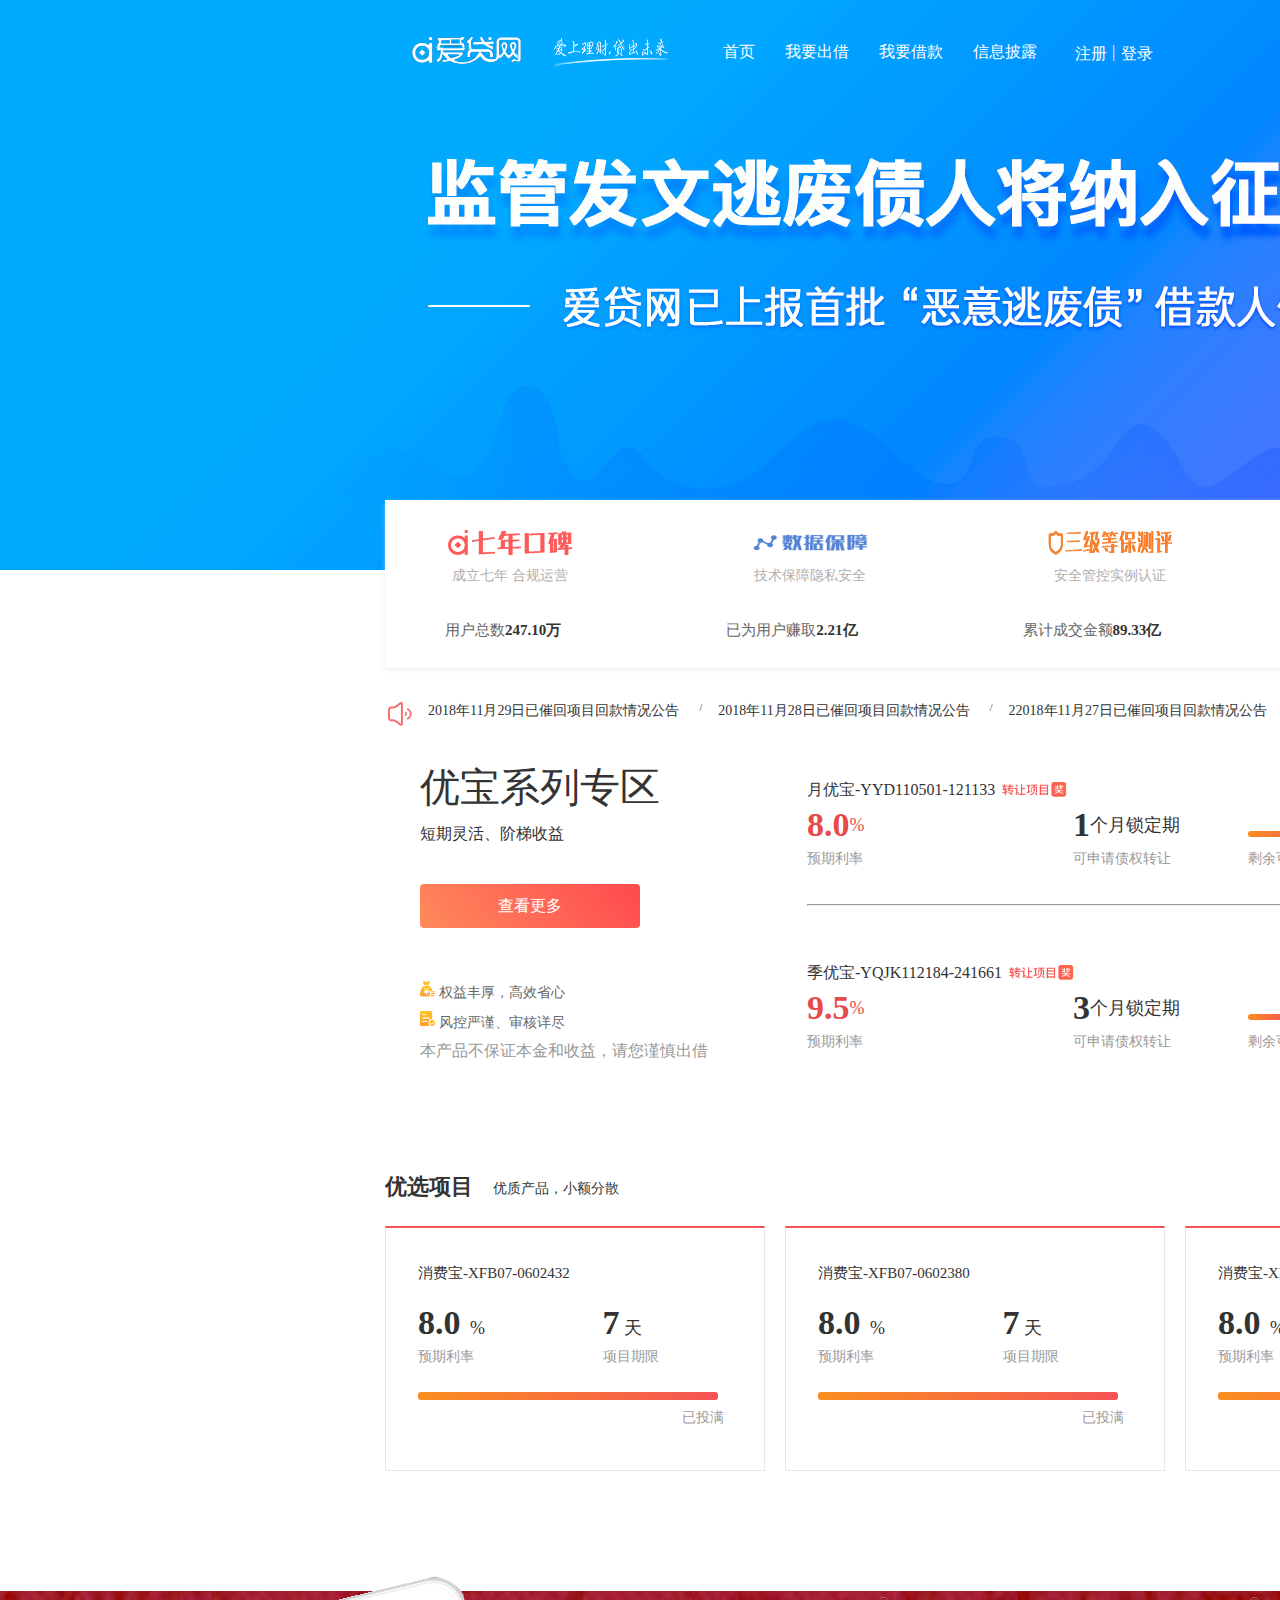
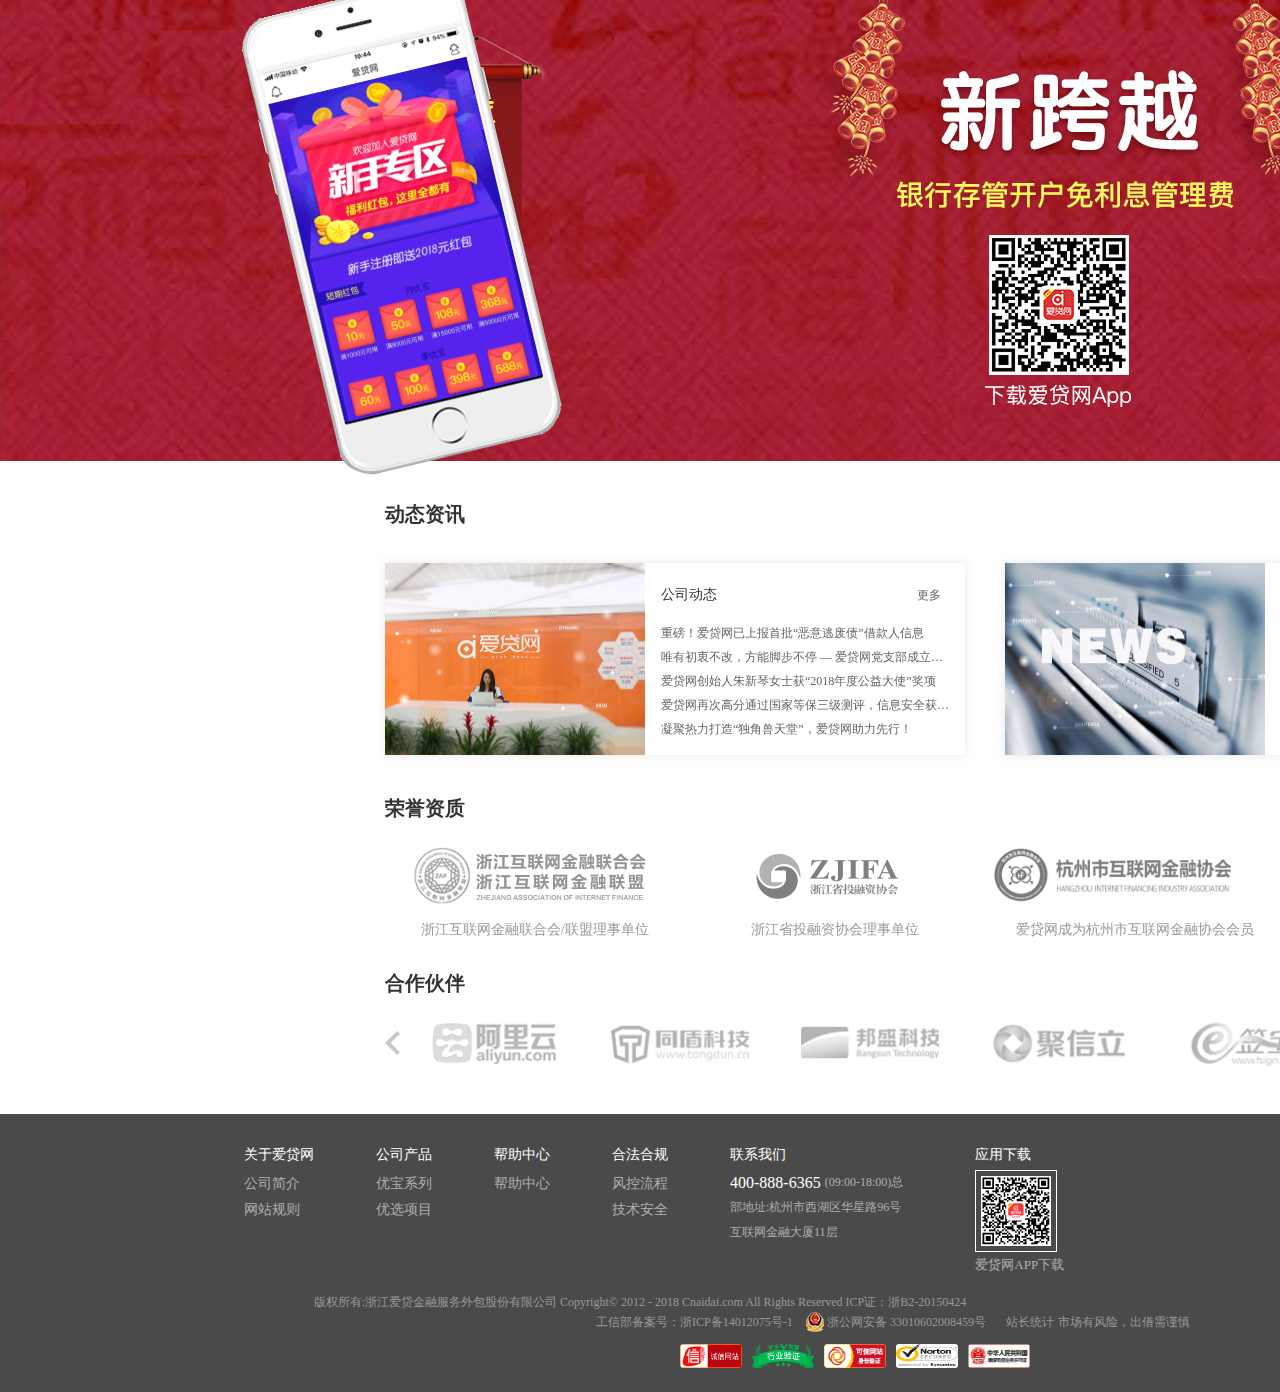
<file: index.html>
<!DOCTYPE html>
<html lang="en">
<head>
    <meta charset="UTF-8">
    <meta name="viewport" content="width=device-width, initial-scale=1.0">
    <meta http-equiv="X-UA-Compatible" content="ie=edge">
    <title>Document</title>
    <link rel="stylesheet" href="css/index.css">
    <link rel="stylesheet" href="css/footer.css">
</head>
<body>
    <!-- -->
    <div class="header">
        <!-- 导航栏-->
        <div class="nav">
            <ul class="nav_ul">
                <!-- 导航logo-->
                <li><img src="img/index/logo1.png" alt=""></li>
                <!-- 导航logo题目-->
                <li><img src="img/index/slogan_2.png" alt=""></li>
                <!-- 导航-->
                <li class="nav_ul_item">
                    <ul class="navbar">
                        <li><a href="#">首页</a></li>
                        <li><a href="#">我要出借</a></li>
                        <li><a href="#">我要借款</a></li>
                        <li><a href="#">信息披露</a></li>
                        <li class="u-nav-loginInfo">
                            <a href="#">注册</a>
                            <span>|</span>
                            <a href="#">登录</a>
                        </li>
                    </ul>
                </li>
            </ul>
        </div>

    <!-- 导航栏图片-->
    <div class="nav_img">
        <img src="img/index/scrollPic_1.jpg" alt="">
      
    </div>
    <!-- 中间主体内容-->
    <section class="center">
        <!-- 第一个模块 口碑-->
        <div class="center1">
            <div class="first_floor">
                <ul class="item">
                    <li>
                        <img src="img/index/koubei.png" alt="">
                        <p><a href="#">成立七年 合规运营</a></p>
                    </li>
                    <li>
                        <img src="img/index/data.png" alt="">
                        <p><a href="#">技术保障隐私安全</a></p>
                    </li>
                    <li>
                        <img src="img/index/ceping.png" alt="">
                        <p><a href="#">安全管控实例认证</a></p>
                    </li>
                    <li>
                        <img src="img/index/icp.png" alt="">
                        <p><a href="#">拥抱监管合规经营</a></p>
                    </li>
                </ul>
            </div>
            <div class="second_floor">
                <ul class="item">
                    <li>
                        <span class="name">用户总数 </span>
                        <span class="value">247.10万</span>
                    </li>
                    <li>
                        <span class="name">已为用户赚取 </span>
                        <span class="value">2.21亿</span>
                    </li>
                    <li>
                        <span class="name">累计成交金额 </span>
                        <span class="value">89.33亿</span>
                    </li>
                    <li>
                        <span class="name">已运营 </span>
                        <span class="value">6年97天</span>
                    </li>
                </ul>
            </div>
        </div>
        <!-- 第二个模块 公告-->
        <div class="notice">
            <ul>
                <li>
                <img src="img/index/notice.png" alt="">
                </li>
                <li>
                <a class="notice_title" href="#">2018年11月29日已催回项目回款情况公告</a></li>
                <span>/</span>
                <li> <a class="notice_title" href="#">2018年11月28日已催回项目回款情况公告</a></li>
                <span>/</span>
                <li> <a class="notice_title" href="#">22018年11月27日已催回项目回款情况公告</a></li>
            </ul>
        </div>
        <!-- 第三个模块 优宝系列专区-->
        <div id="debt">
            <!-- 左-->
            <div class="debt_info">
                <div class="title">
                优宝系列专区
                </div>
                <div class="title1">
                    短期灵活、阶梯收益
                </div>
                <a class="link_button" href="#">查看更多</a>
                <div class="advangtages">
                    <div class="row">
                        <img src="img/index/tubiao1.png" alt="">
                        权益丰厚，高效省心
                    </div>
                    <div class="row">
                        <img src="img/index/tubiao2.png" alt="">
                        风控严谨、审核详尽
                    </div>
                    <p class="row_tipe">本产品不保证本金和收益，请您谨慎出借</p>
                </div>
            </div>
            <!-- 右-->
            <div class="debt_invest">
                <!-- 上-->
                <a class="detail" href="#">
                    <h5>
                        <span>月优宝-YYD110501-121133</span>
                        <img src="img/index/ybzr-icon.png" alt=""/>
                    </h5>
                    <div class="info">
                        <div class="item">
                            <div>
                                <span>8.0</span>
                                <span class="unit">%</span>
                            </div>
                            <h5>预期利率</h5>
                        </div>
                        <div class="item">
                        <div>
                            <span>1</span>
                            <span class="unit">个月锁定期</span>
                        </div>
                        <h5>可申请债权转让</h5>
                        </div>
                        <div class="item">
                            <div class="process-wrapper">
                                <span class="bar" data-scale="0.62" style="width:74.4px"></span>
                            </div>
                            <div class="remain">
                                <span>剩余可投</span>
                                <span>44,900元</span>
                            </div>
                        </div>
                        <div class="item">
                            <div class="item_button">立即出借</div>
                            
                        </div>
<hr>
                    </div>
                </a>
                <!-- 下-->
                <a class="detail" href="#">
                    <h5>
                        <span>季优宝-YQJK112184-241661</span>
                        <img src="img/index/ybzr-icon.png" alt=""/>
                    </h5>
                    <div class="info">
                        <div class="item">
                            <div>
                                <span>9.5</span>
                                <span class="unit">%</span>
                                </div>
                                <h5>预期利率</h5>
                            </div>
                            <div class="item">
                            <div>
                                <span>3</span>
                                <span class="unit">个月锁定期</span>
                            </div>
                            <h5>可申请债权转让</h5>
                            </div>
                            <div class="item">
                                <div class="process-wrapper">
                                    <span class="bar" data-scale="0.62" style="width:40.8px"></span>
                                </div>
                                <div class="remain">
                                    <span>剩余可投</span>
                                    <span>52,900元</span>
                                </div>
                            </div>
                            <div class="item">
                                <div class="item_button">立即出借</div> 
                            </div>
                        </div>
                    </a>
            </div>
        </div>
        <!-- 第四个模块 优选项目-->
        <div class="section_invest">
            <div class="m-yxbid-module">
                <div class="title">
                    <span class="title1">优选项目</span>
                    <span class="title2">优质产品，小额分散</span>
                    <span class="title3">本产品不保证本金和收益，请您谨慎出借</span>
                    <a href="#">查看更多</a>
                </div>
                <div class="bid-list">
                    <a class="detail" href="#">
                        <h5><span>消费宝-XFB07-0602432</span></h5>
                        <div class="info">
                            <div class="item">
                                <div class="item_1">
                                  <span>8.0</span>
                                  <span class="unit">%</span>  
                                </div>
                                <h5>预期利率</h5>
                            </div> 
                            
                            <div class="item">
                                <div>
                                  <span>7</span>
                                  <span class="unit">天</span>
                                </div>
                                <h5>项目期限</h5>
                            </div>      
                        </div>
                        <div class="detail_footer">
                            <div class="process-wrapper">
                                <span class="bar" data-scale="1" style="width:300px"></span>
                            </div>
                            <div class="remain_full">已投满</div>
                        </div>
                    </a>

                    <a class="detail" href="#">
                        <h5><span>消费宝-XFB07-0602380</span></h5>
                        <div class="info">
                            <div class="item">
                                <div class="item_1">
                                  <span>8.0</span>
                                    <span class="unit">%</span>  
                                    </div>
                                    <h5>预期利率</h5>
                                </div> 
                                
                                <div class="item">
                                  <div>
                                    <span>7</span>
                                    <span class="unit">天</span>
                                  </div>
                                <h5>项目期限</h5>
                                </div>      
                            </div>
                            <div class="detail_footer">
                                <div class="process-wrapper">
                                    <span class="bar" data-scale="1" style="width:300px"></span>
                                </div>
                                <div class="remain_full">已投满</div>
                            </div>
                    </a>

                    <a class="detail" href="#">
                        <h5><span>消费宝-XFB07-0602416</span></h5>
                        <div class="info">
                            <div class="item">
                                <div class="item_1">
                                    <span>8.0</span>
                                    <span class="unit">%</span>  
                                </div>
                                <h5>预期利率</h5>
                            </div> 
                            <div class="item">
                                <div>
                                  <span>7</span>
                                  <span class="unit">天</span>
                                </div>
                                <h5>项目期限</h5>
                            </div>      
                            </div>
                            <div class="detail_footer">
                                <div class="process-wrapper">
                                    <span class="bar" data-scale="1" style="width:300px"></span>
                                </div>
                                <div class="remain_full">已投满</div>
                            </div>
                        </a>
                </div>
            </div>
        </div>
        <!-- 第五个模块 广告部分-->
        <div class="section-invite">
            <img src="img/index/phone.gif" alt=""/>
        </div>
        <!-- 第六个模块 动态资讯-->
        <div class="section-information">
            <!-- 上：动态资讯-->
            <div class="center-content_top">
                <h4>动态资讯</h4>
                <!-- 左-->
                <div class="information-block">
                    <div class="image"><img src="img/index/information-2.jpg" alt=""></div>
                    <div class="title">行业资讯</div>
                    <a class="more" href="#" target="_blank">更多</a>
                    <a class="item" href="#" target="_blank">央行宣布降准1个百分点置换MLF 将释放7500亿增量资金（附解读）</a>
                    <a class="item" href="#" target="_blank">银保监会首次发布普惠金融白皮书（附答记者问）</a>
                    <a class="item" href="#" target="_blank">合规P2P平台初露端倪！满足合规三证+银行存管白名单仅占4%</a>
                    <a class="item" href="#" target="_blank">中国互金协会公布首批银行存管白名单 共25家银行通过审核</a>
                    <a class="item" href="#" target="_blank">监管层打击网贷逃废债再出重拳 明确“老赖”标准 支持网络公开讨债</a>

                </div>
                <!-- 右-->
                <div class="information-block">
                    <div class="image"><img src="img/index/information-1_1.jpg" alt=""></div>
                    <div class="title">公司动态</div>
                    <a class="more" href="#" target="_blank">更多</a>
                    <a class="item" href="#" target="_blank">重磅！爱贷网已上报首批“恶意逃废债”借款人信息</a>
                    <a class="item" href="#" target="_blank">唯有初衷不改，方能脚步不停 — 爱贷网党支部成立报道</a>
                    <a class="item" href="#" target="_blank">爱贷网创始人朱新琴女士获“2018年度公益大使”奖项</a>
                    <a class="item" href="#" target="_blank">爱贷网再次高分通过国家等保三级测评，信息安全获权威认证</a>
                    <a class="item" href="#" target="_blank">凝聚热力打造“独角兽天堂”，爱贷网助力先行！</a>
                </div>
            </div>
            <!-- 下：荣誉资质+合作伙伴-->
            <div class="center-content">
                <h4>荣誉资质</h4>
                <img class="authority" src="img/index/authority.png" alt="">
                <div class="authority-names">
                    <span>浙江互联网金融联合会/联盟理事单位</span>
                    <span>浙江省投融资协会理事单位</span>
                    <span>爱贷网成为杭州市互联网金融协会会员</span>
                    <span>爱贷网信息安全通过公安部等保三级测评</span>
                </div>
                <h4>合作伙伴</h4>

            </div>
            <!-- 下方图片轮播-->
            <div class="section-partner">
                <!-- 左箭头-->
               <div class="slider-prev"><img src="img/index/slider-prev.png" alt=""/></div>
                <!-- 中间部分-->
                <div class="partner-center">
                    <div class="slide-wrapper">
                        <div><img src="img/index/aliyun.png" alt=""/></div>
                        <div><img src="img/index/tongdun.png" alt=""/></div>
                        <div><img src="img/index/bangsun.png" alt=""/></div>
                        <div><img src="img/index/juxinli.png" alt=""/></div>
                        <div><img src="img/index/tsign.png" alt=""/></div>
                        <div><img src="img/index/meg.png" alt=""/></div>
                    </div>
                </div>
                <!-- 右耳朵-->
                <div class="slider-next"><img src="img/index/slider-next.png" alt=""/></div>
            </div>
        </div>
    </section>
</div>
</body>
<!--footer-->
<div id="footer">
    <!-- 竖表文字-->
    <div class="top">
        <div class="about_us">
            <ul class="item">
                <li><h4>关于爱贷网</h4></li>
                <li><a href="#">公司简介</a></li>
                <li><a href="#">网站规则</a></li>
            </ul>
        </div>
        <div class="company_products">
            <ul class="item">
                <li><h4>公司产品</h4></li>
                <li><a href="#">优宝系列</a></li>
                <li><a href="#">优选项目</a></li>
            </ul>
        </div>
        <div class="help_center">
            <ul class="item">
                <li><h4>帮助中心</h4></li>
                <li><a href="#">帮助中心</a></li>
            </ul>
        </div>
        <div class="secure_protect">
            <ul class="item">
                <li><h4>合法合规</h4></li>
                <li><a href="#">风控流程</a></li>
                <li><a href="#">技术安全</a></li>
            </ul>
        </div>
        <div class="contact_us">
            <ul class="item">
                <li><h4>联系我们</h4></li>
                <li><span class="phone">400-888-6365&nbsp;</span><span class="time">(09:00-18:00)</span></li>
                <li class="addr">总部地址:杭州市西湖区华星路96号<br>
                    互联网金融大厦11层</li>
            </ul>
        </div>
        <div class="download">
            <ul class="item">
                <li><h4>应用下载</h4></li>
                <li>
                    <div style="border: 1px solid white">
                        <img src="img/footer/appph.png" alt=""/></div></li>
                <li style="font-size:13px;color: #afafaf">爱贷网APP下载</li>
            </ul>
        </div>
    </div>
        <!-- 版权-->
    <div class="medium">
        <p>版权所有:浙江爱贷金融服务外包股份有限公司 Copyright© 2012 - 2018 Cnaidai.com All Rights Reserved ICP证：浙B2-20150424</p>
        <p>
            <span>工信部备案号：浙ICP备14012075号-1</span>
            <a href="#">
                <img src="img/footer/beian.png" alt=""/>
                <span>浙公网安备 33010602008459号</span>
            </a>
            <span class="sta"><a href="#">站长统计</a></span>
            <span id="risk">市场有风险，出借需谨慎</span>
        </p>
    </div>
            <!-- 图标-->
        <ul id="bottom_item">
            <li><a href="#"><img src="img/footer/footer4.png" alt=""/></a></li>
            <li><a href="#"><img src="img/footer/anquan.png" alt=""/></a></li>
            <li><a href="#"><img src="img/footer/cnnic.png" alt=""/</a></li>
            <li><a href="#"><img src="img/footer/vseal.gif" alt=""/></a></li>
            <li><a href="#"><img src="img/footer/icp-icon.jpg" alt=""/></a></li>
        </ul>
    </div>
</div>

</html>
</file>
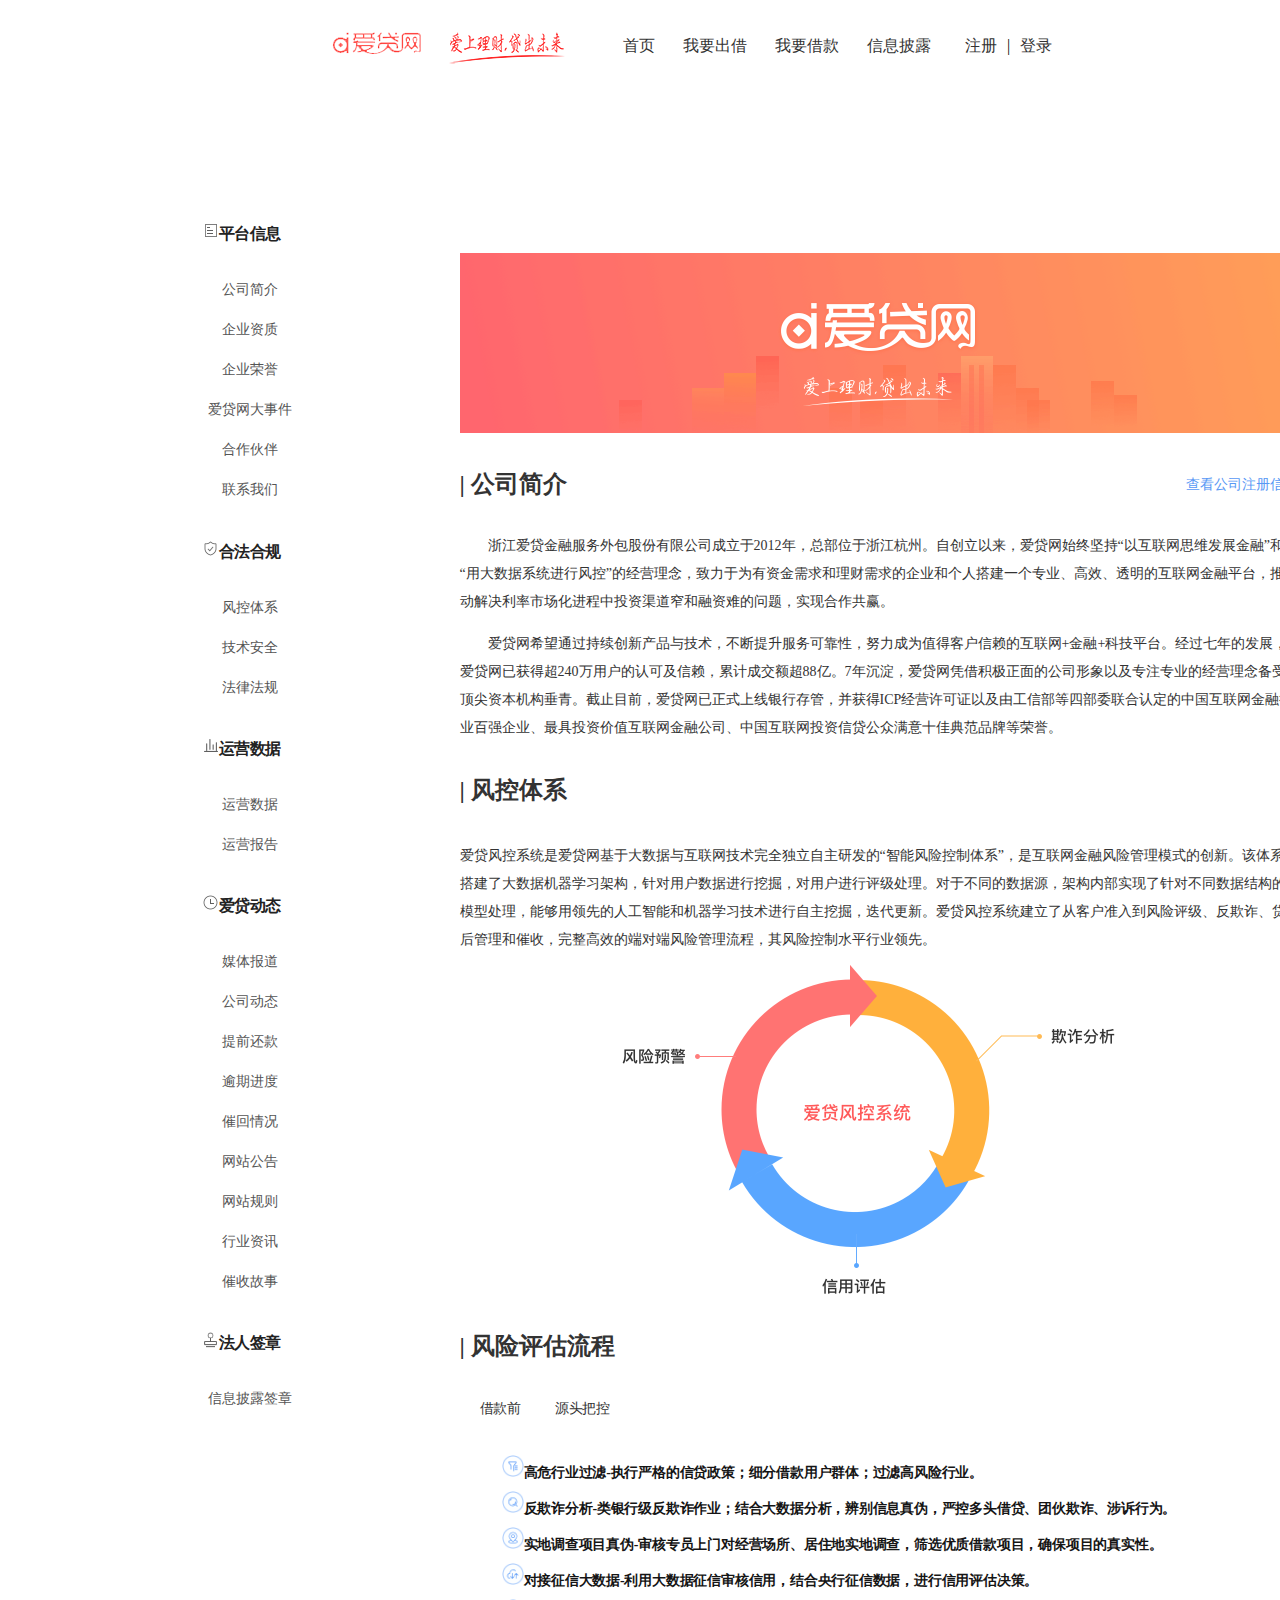
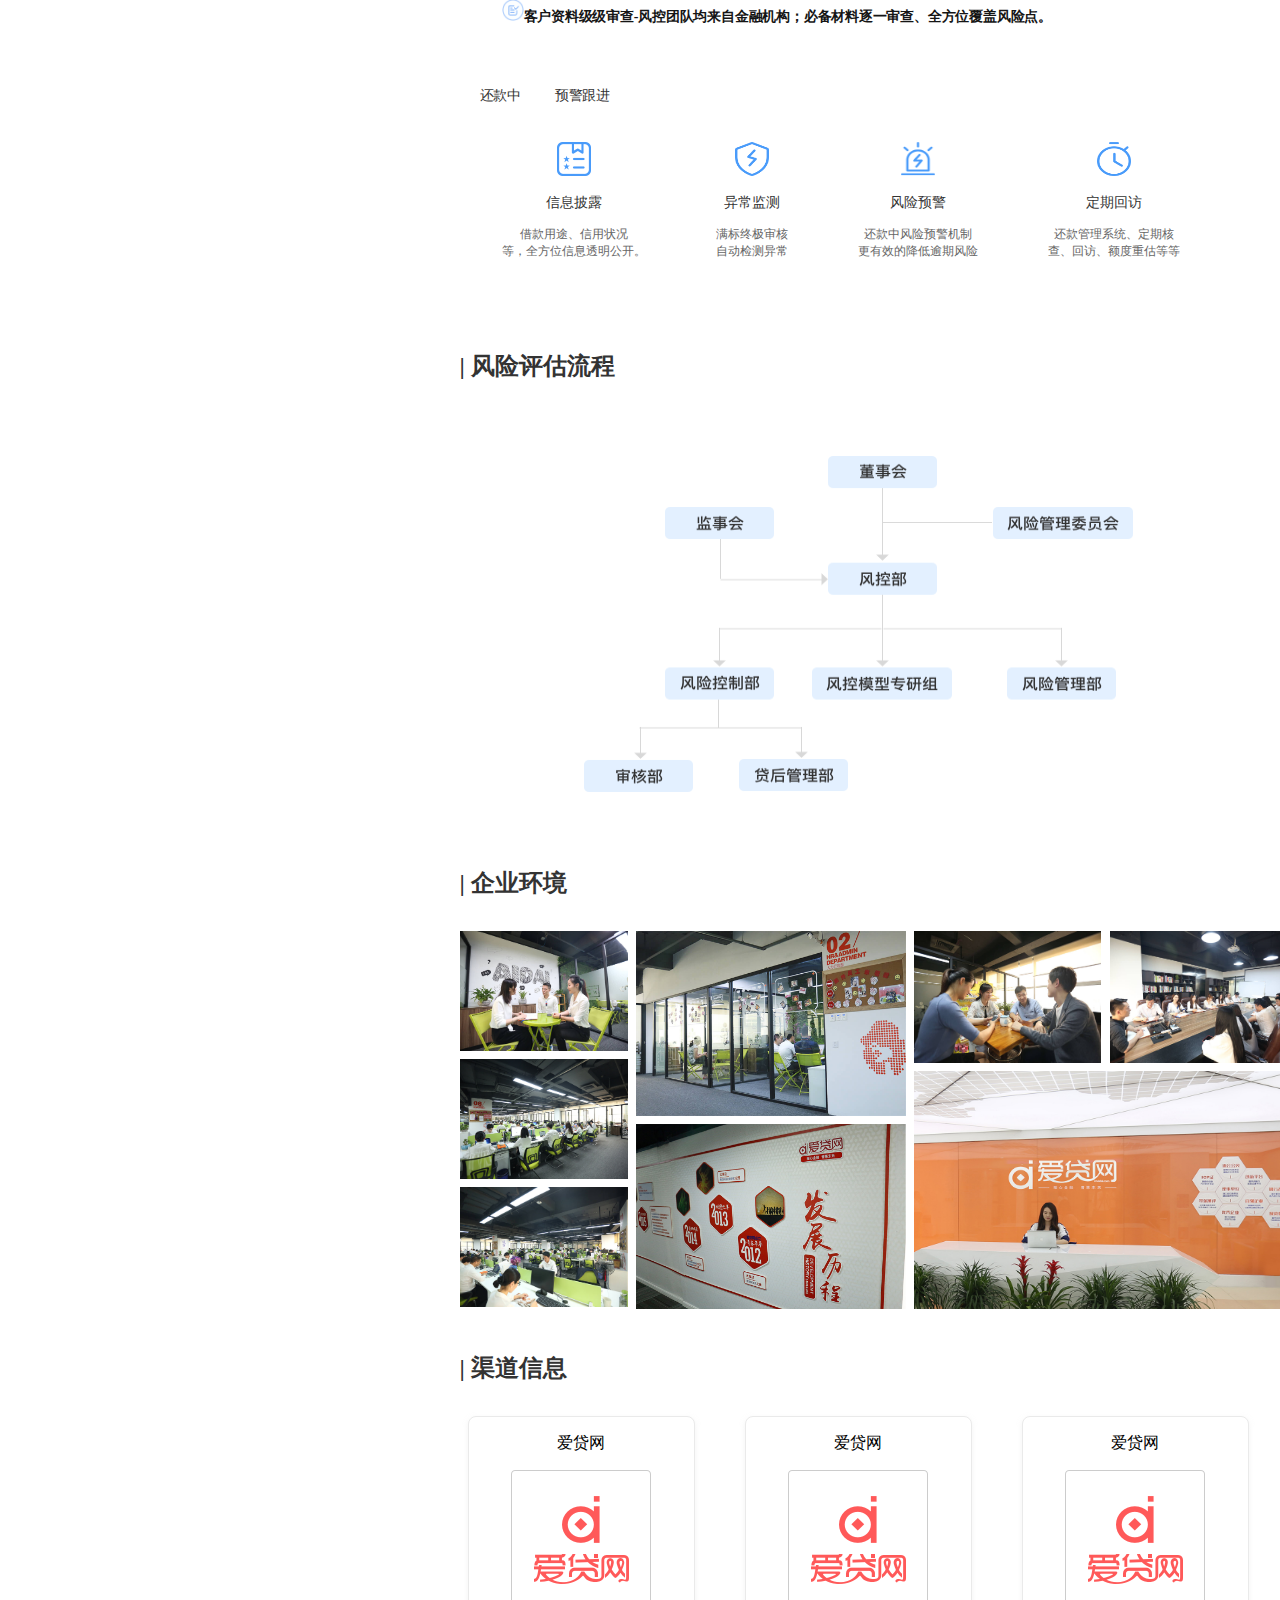
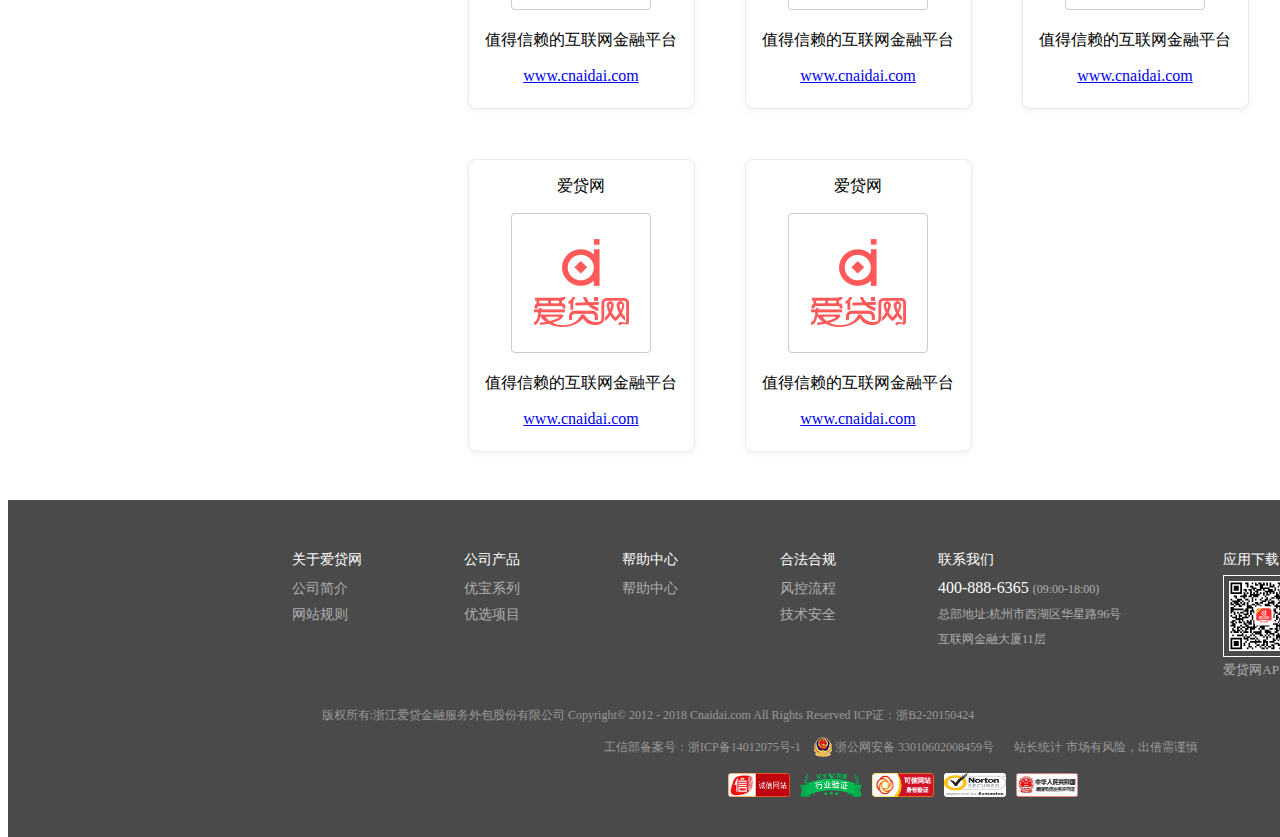
<file: infoPublish.html>
<!doctype html>
<html lang="en">
<head>
    <meta charset="UTF-8">
    <title>Document</title>
    <link rel="stylesheet" href="css/nav.css"/>
    <link rel="stylesheet" href="css/info.css"/>
    <link rel="stylesheet" href="css/footer.css"/>
</head>
<body>
<!--顶部导航栏-->
<div class="m-nav-container">
    <div class="empty"></div>
    <div class="image_logo">
        <a href="#"><img src="img/login/logo-1.png" alt=""></a>
    </div>
    <div class="image_slogan">
        <a href="#"><img src="img/login/slogan.png" alt=""></a>
    </div>
    <ul class="m-nav-list">
        <li><a href="#">首页</a></li>
        <li><a href="#">我要出借</a></li>
        <li><a href="#">我要借款</a></li>
        <li><a href="#">信息披露</a></li>
        <li class="u-nav-loginInfo">
            <a href="#">注册</a>
            <span>|</span>
            <a href="#">登录</a>
        </li>
    </ul>
</div>
<div class="g-bd">
    <div class="g-mn">
        <!-- 左侧-->
        <div class="publish-left">
            <div class="nav-container">
                <div class="item">
                    <h4 class="title"><img src="img/info/1.png" alt=""/>平台信息</h4>
                    <ul class="menus">
                        <li class="about">公司简介</li>
                        <li class="qualifications">企业资质</li>
                        <li class="honor">企业荣誉</li>
                        <li class="bigEvent">爱贷网大事件</li>
                        <li class="partners">合作伙伴</li>
                        <li class="contact">联系我们</li>
                    </ul>
                </div>
                <div class="item">
                    <h4 class="title"><img src="img/info/2.png" alt=""/>合法合规</h4>
                    <ul class="menus">
                        <li class="system">风控体系</li>
                        <li class="safty">技术安全</li>
                        <li class="law">法律法规</li>
                    </ul>
                </div>
                <div class="item">
                    <h4 class="title"><img src="img/info/3.png" alt=""/>运营数据</h4>
                    <ul class="menus">
                        <li class="data">运营数据</li>
                        <li class="report">运营报告</li>
                    </ul>
                </div>
                <div class="item">
                    <h4 class="title"><img src="img/info/4.png" alt=""/>爱贷动态</h4>
                    <ul class="menus">
                        <li class="mediaReport">媒体报道</li>
                        <li class="companyNews">公司动态</li>
                        <li class="tiqianhuankuan">提前还款</li>
                        <li class="yuqiqingkuang">逾期进度</li>
                        <li class="cuishoujindu">催回情况</li>
                        <li class="notice">网站公告</li>
                        <li class="rule">网站规则</li>
                        <li class="news">行业资讯</li>
                        <li class="collection">催收故事</li>
                    </ul>
                </div>
                <div class="item">
                    <h4 class="title"><img src="img/info/5.png" alt=""/>法人签章</h4>
                    <ul class="menus">
                        <li class="promise">信息披露签章</li>
                    </ul>
                </div>
            </div>
        </div>
        <!-- 右侧-->
        <div class="publish-right">
            <img src="img/info/tu1.png" alt=""/>
            <!-- 公司简介-->
            <p class="tit">| 公司简介</p>
            <p class="u-look">查看公司注册信息</p>
            <p class="u-co">浙江爱贷金融服务外包股份有限公司成立于2012年，总部位于浙江杭州。自创立以来，爱贷网始终坚持“以互联网思维发展金融”和“用大数据系统进行风控”的经营理念，致力于为有资金需求和理财需求的企业和个人搭建一个专业、高效、透明的互联网金融平台，推动解决利率市场化进程中投资渠道窄和融资难的问题，实现合作共赢。</p>
            <p class="u-co">爱贷网希望通过持续创新产品与技术，不断提升服务可靠性，努力成为值得客户信赖的互联网+金融+科技平台。经过七年的发展，爱贷网已获得超240万用户的认可及信赖，累计成交额超88亿。7年沉淀，爱贷网凭借积极正面的公司形象以及专注专业的经营理念备受顶尖资本机构垂青。截止目前，爱贷网已正式上线银行存管，并获得ICP经营许可证以及由工信部等四部委联合认定的中国互联网金融行业百强企业、最具投资价值互联网金融公司、中国互联网投资信贷公众满意十佳典范品牌等荣誉。</p>
            <!-- 风控体系-->
            <div class="module">
                <h4><span>|&nbsp;</span>风控体系</h4>
                <div class="intro">
                    爱贷风控系统是爱贷网基于大数据与互联网技术完全独立自主研发的“智能风险控制体系”，是互联网金融风险管理模式的创新。该体系搭建了大数据机器学习架构，针对用户数据进行挖掘，对用户进行评级处理。对于不同的数据源，架构内部实现了针对不同数据结构的模型处理，能够用领先的人工智能和机器学习技术进行自主挖掘，迭代更新。爱贷风控系统建立了从客户准入到风险评级、反欺诈、贷后管理和催收，完整高效的端对端风险管理流程，其风险控制水平行业领先。
                </div>
                <div class="intro-image">
                    <img src="img/info/tixi.png" alt=""/>
                </div>
            </div>
            <!-- 风险评估流程-->
            <div class="module">
                <h4><span>|&nbsp;</span>风险评估流程</h4>
                <div class="step_1">
                    <div class="title">
                        <span>借款前</span>
                        <span>源头把控</span>
                    </div>
                    <div class="content">
                        <p><img src="img/info/icon1.png" alt=""/><b>高危行业过滤-执行严格的信贷政策；细分借款用户群体；过滤高风险行业。</b></p>
                        <p><img src="img/info/icon2.png" alt=""/><b>反欺诈分析-类银行级反欺诈作业；结合大数据分析，辨别信息真伪，严控多头借贷、团伙欺诈、涉诉行为。</b></p>
                        <p><img src="img/info/icon3.png" alt=""/><b>实地调查项目真伪-审核专员上门对经营场所、居住地实地调查，筛选优质借款项目，确保项目的真实性。</b></p>
                        <p><img src="img/info/icon4.png" alt=""/><b>对接征信大数据-利用大数据征信审核信用，结合央行征信数据，进行信用评估决策。</b></p>
                        <p><img src="img/info/icon5.png" alt=""/><b>客户资料级级审查-风控团队均来自金融机构；必备材料逐一审查、全方位覆盖风险点。</b></p>
                    </div>
                </div>
                <div class="step_2">
                    <div class="title">
                        <span>还款中</span>
                        <span>预警跟进</span>
                    </div>
                    <div class="content">
                        <div class="item">
                            <img src="img/info/icon6.png" alt=""/>
                            <p>信息披露</p>
                            <div>借款用途、信用状况<br> 等，全方位信息透明公开。</div>
                        </div>
                        <div class="item">
                            <img src="img/info/icon7.png" alt=""/>
                            <p>异常监测</p>
                            <div>满标终极审核<br> 自动检测异常</div>
                        </div>
                        <div class="item">
                            <img src="img/info/icon8.png" alt=""/>
                            <p>风险预警</p>
                            <div>还款中风险预警机制<br> 更有效的降低逾期风险</div>
                        </div>
                        <div class="item">
                            <img src="img/info/icon9.png" alt=""/>
                            <p>定期回访</p>
                            <div>还款管理系统、定期核<br> 查、回访、额度重估等等</div>
                        </div>
                    </div>
                </div>
            </div>
            <!-- 风险管理架构-->
            <div class="module">
                <h4><span>|&nbsp;</span>风险评估流程</h4>
                <img class="jiagou" src="img/info/jiagou.png" alt=""/>
            </div>
            <!-- 企业环境-->
            <p class="tit">| 企业环境</p>
            <div class="picbox">
                <img class="intro1" src="img/info/intro1.jpg" alt=""/>
                <img class="intro2" src="img/info/intro2.jpg" alt=""/>
                <img class="intro3" src="img/info/intro3.jpg" alt=""/>
                <img class="intro4" src="img/info/intro4.jpg" alt=""/>
                <img class="intro5" src="img/info/intro5.jpg" alt=""/>
                <img class="intro6" src="img/info/intro6.jpg" alt=""/>
                <img class="intro7" src="img/info/intro7.jpg" alt=""/>
                <img class="intro8" src="img/info/intro8.jpg" alt=""/>
            </div>
            <!-- 渠道信息-->
            <div class="qudao">
                <p class="tit">| 渠道信息</p>
                <ul class="f-ofh">
                    <li>
                        <p class="u-title">爱贷网</p>
                        <img src="img/info/code1.png" alt=""/>
                        <p>值得信赖的互联网金融平台</p>
                        <a href="#">www.cnaidai.com</a>
                    </li>
                    <li>
                        <p class="u-title">爱贷网</p>
                        <img src="img/info/code1.png" alt=""/>
                        <p>值得信赖的互联网金融平台</p>
                        <a href="#">www.cnaidai.com</a>
                    </li>
                    <li>
                        <p class="u-title">爱贷网</p>
                        <img src="img/info/code1.png" alt=""/>
                        <p>值得信赖的互联网金融平台</p>
                        <a href="#">www.cnaidai.com</a>
                    </li>
                    <li>
                        <p class="u-title">爱贷网</p>
                        <img src="img/info/code1.png" alt=""/>
                        <p>值得信赖的互联网金融平台</p>
                        <a href="#">www.cnaidai.com</a>
                    </li>
                    <li>
                        <p class="u-title">爱贷网</p>
                        <img src="img/info/code1.png" alt=""/>
                        <p>值得信赖的互联网金融平台</p>
                        <a href="#">www.cnaidai.com</a>
                    </li>
                </ul>
            </div>
        </div>
    </div>
</div>
<!--footer-->
<div id="footer">
    <!-- 竖表文字-->
    <div class="top">
        <div class="about_us">
            <ul class="item">
                <li><h4>关于爱贷网</h4></li>
                <li><a href="#">公司简介</a></li>
                <li><a href="#">网站规则</a></li>
            </ul>
        </div>
        <div class="company_products">
            <ul class="item">
                <li><h4>公司产品</h4></li>
                <li><a href="#">优宝系列</a></li>
                <li><a href="#">优选项目</a></li>
            </ul>
        </div>
        <div class="help_center">
            <ul class="item">
                <li><h4>帮助中心</h4></li>
                <li><a href="#">帮助中心</a></li>
            </ul>
        </div>
        <div class="secure_protect">
            <ul class="item">
                <li><h4>合法合规</h4></li>
                <li><a href="#">风控流程</a></li>
                <li><a href="#">技术安全</a></li>
            </ul>
        </div>
        <div class="contact_us">
            <ul class="item">
                <li><h4>联系我们</h4></li>
                <li><span class="phone">400-888-6365&nbsp;</span><span class="time">(09:00-18:00)</span></li>
                <li class="addr">总部地址:杭州市西湖区华星路96号<br>
                    互联网金融大厦11层</li>
            </ul>
        </div>
        <div class="download">
            <ul class="item">
                <li><h4>应用下载</h4></li>
                <li>
                    <div style="border: 1px solid white">
                        <img src="img/footer/appph.png" alt=""/></div></li>
                <li style="font-size:13px;color: #afafaf">爱贷网APP下载</li>
            </ul>
        </div>
    </div>
    <!-- 版权-->
    <div class="medium">
        <p>版权所有:浙江爱贷金融服务外包股份有限公司 Copyright© 2012 - 2018 Cnaidai.com All Rights Reserved ICP证：浙B2-20150424</p>
        <p>
            <span>工信部备案号：浙ICP备14012075号-1</span>
            <a href="#">
                <img src="img/footer/beian.png" alt=""/>
                <span>浙公网安备 33010602008459号</span>
            </a>
            <span class="sta"><a href="#">站长统计</a></span>
            <span id="risk">市场有风险，出借需谨慎</span>
        </p>
    </div>
    <!-- 图标-->
    <ul id="bottom_item">
        <li><a href="#"><img src="img/footer/footer4.png" alt=""/></a></li>
        <li><a href="#"><img src="img/footer/anquan.png" alt=""/></a></li>
        <li><a href="#"><img src="img/footer/cnnic.png" alt=""/</a></li>
        <li><a href="#"><img src="img/footer/vseal.gif" alt=""/></a></li>
        <li><a href="#"><img src="img/footer/icp-icon.jpg" alt=""/></a></li>
    </ul>
</div>
</body>
</html>
</file>
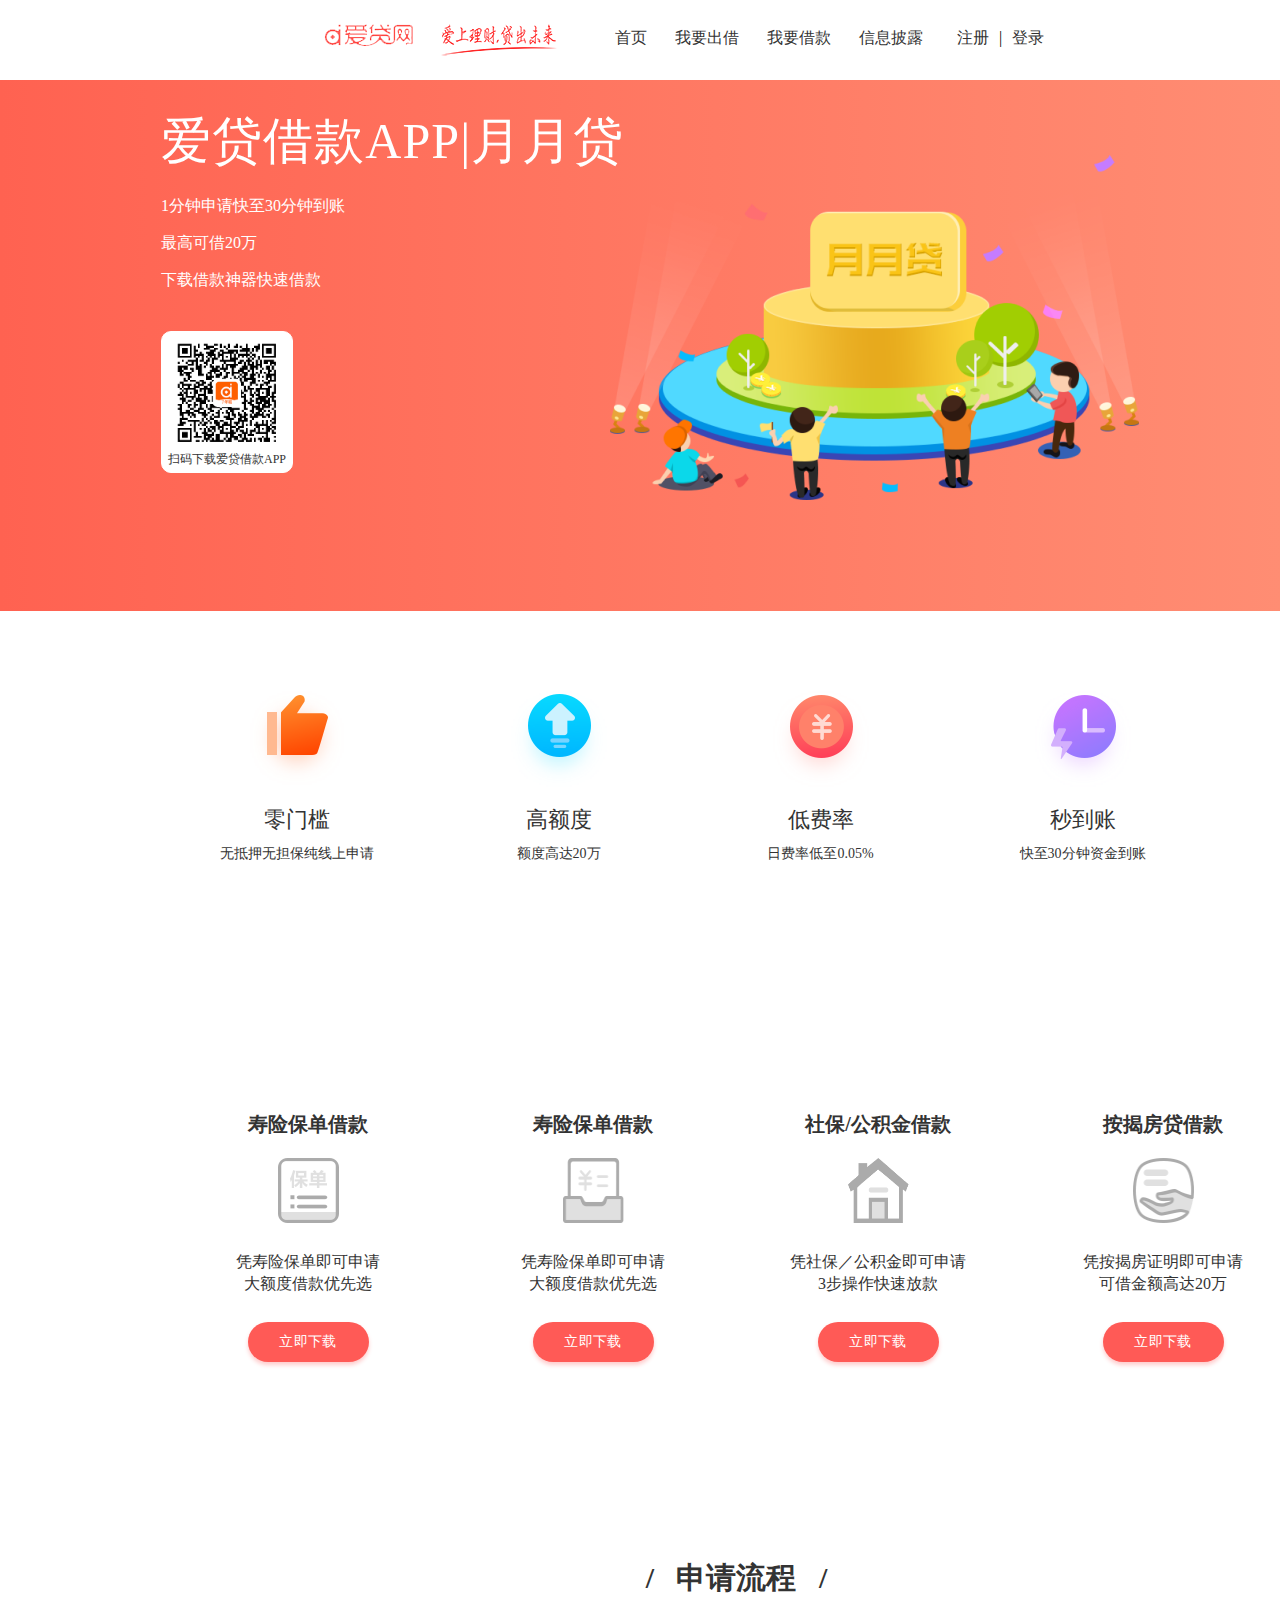
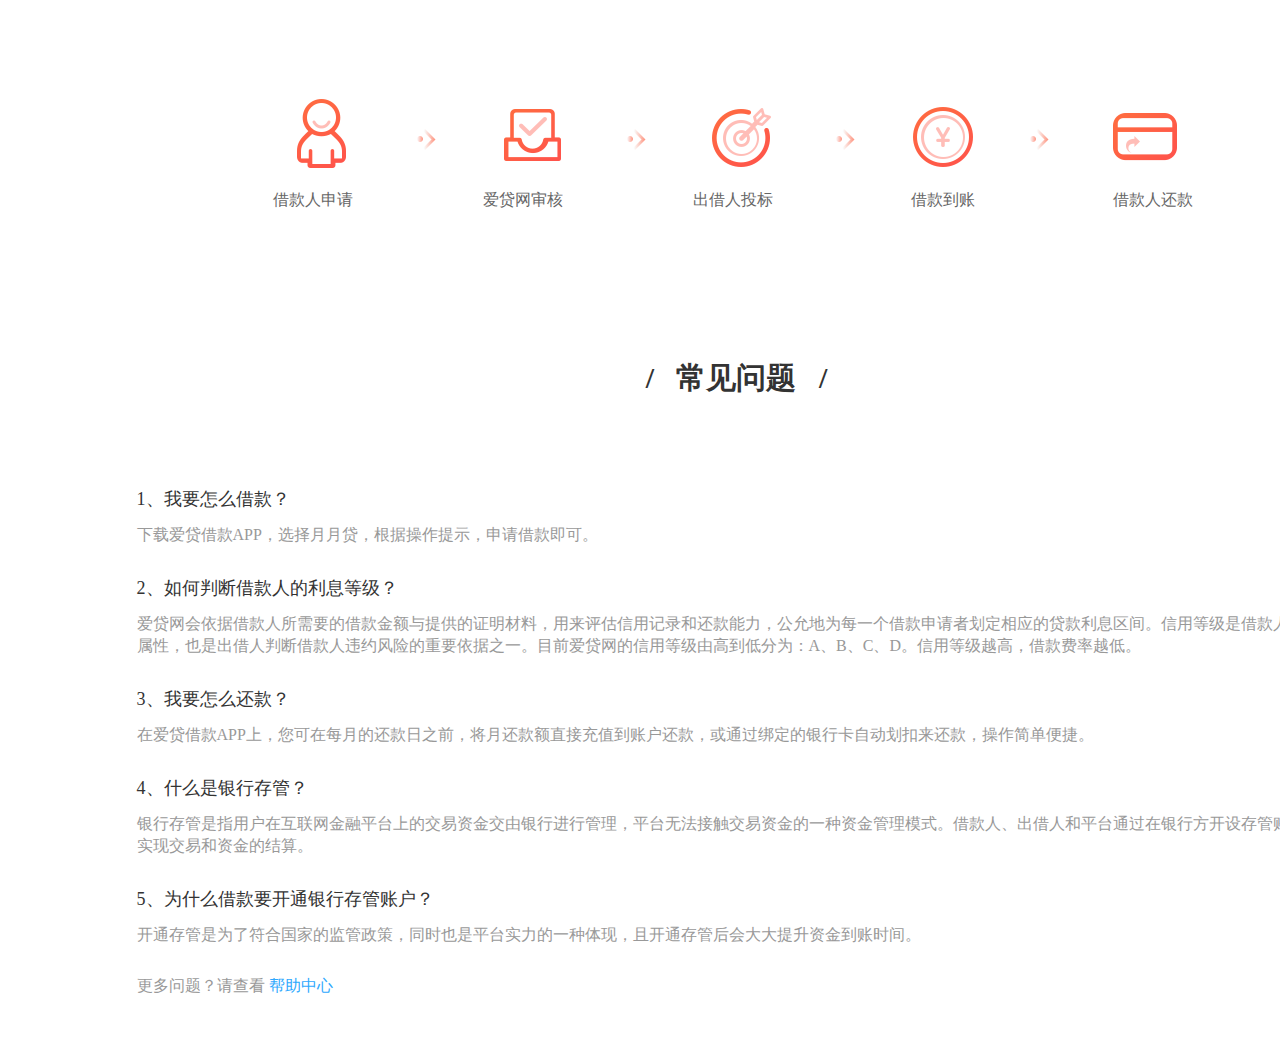
<file: lent.html>
<!DOCTYPE html>
<html lang="en">
<head>
    <meta charset="UTF-8">
    <meta name="viewport" content="width=device-width, initial-scale=1.0">
    <meta http-equiv="X-UA-Compatible" content="ie=edge">
    <title>Document</title>
    <link rel="stylesheet" href="css/lent.css">
    <link rel="stylesheet" href="css/nav.css">
</head>
<body>
    <!--顶部导航栏-->
<div class="m-nav-container">
    <div class="empty"></div>
    <div class="image_logo">
        <a href="#"><img src="img/login/logo-1.png" alt=""></a>
    </div>
    <div class="image_slogan">
        <a href="#"><img src="img/login/slogan.png" alt=""></a>
    </div>
    <ul class="m-nav-list">
        <li><a href="#">首页</a></li>
        <li><a href="#">我要出借</a></li>
        <li><a href="#">我要借款</a></li>
        <li><a href="#">信息披露</a></li>
        <li class="u-nav-loginInfo">
            <a href="#">注册</a>
            <span>|</span>
            <a href="#">登录</a>
        </li>
    </ul>
</div>
<!-- 主体 -->
<div class="g-bd">
<!--导航栏下方图片-->
    <section class="header-container">
        <div class="content">
            <h3>爱贷借款APP|月月贷</h3>
            <div class="intro">
                <p>1分钟申请快至30分钟到账</p>
                <p>最高可借20万</p>
                <p>下载借款神器快速借款</p>
            </div>
            <div class="qrcode">
                <img src="img/lent/appjiekuan.png" alt="">
                <p>扫码下载爱贷借款APP</p>
            </div>
        </div>
    </section>
    <!-- 图标list-->
    <section class="advantage-container">
        <div class="advantage-list">
            <div class="item">
                <img src="img/lent/1.png" alt=""/>
                <p>零门槛</p>
                <span>无抵押无担保纯线上申请</span>
            </div>

            <div class="item">
                <img src="img/lent/2.png" alt=""/>
                <p>高额度</p>
                <span>额度高达20万</span>
            </div>

            <div class="item">
                <img src="img/lent/3.png" alt=""/>
                <p>低费率</p>
                <span>日费率低至0.05%</span>
            </div>

            <div class="item">
                <img src="img/lent/4.png" alt=""/>
                <p>秒到账</p>
                <span>快至30分钟资金到账</span>
            </div>
        </div>
    </section>
    <section class="kind-container">
        <div class="kind-list">
            <div class="item">
                <h5>寿险保单借款</h5>
                <img src="img/lent/baodan.png" alt=""/>
                <p>凭寿险保单即可申请<br>大额度借款优先选</p>
                <div class="download">立即下载</div>
            </div>

            <div class="item">
                <h5>寿险保单借款</h5>
                <img src="img/lent/shebao.png" alt=""/>
                <p>凭寿险保单即可申请<br>大额度借款优先选</p>
                <div class="download">立即下载</div>
            </div>
            <div class="item">
                <h5>社保/公积金借款</h5>
                <img src="img/lent/fangdai.png" alt=""/>
                <p>凭社保／公积金即可申请<br>3步操作快速放款</p>
                <div class="download">立即下载</div>
            </div>

            <div class="item">
                <h5>按揭房贷借款</h5>
                <img src="img/lent/jiebai.png" alt=""/>
                <p>凭按揭房证明即可申请 <br>可借金额高达20万</p>
                <div class="download">立即下载</div>
            </div>
        </div>
    </section>
    <section class="flow-container">
        <div class="flow-steps">
            <h4 class="title">/ &nbsp;&nbsp;申请流程&nbsp;&nbsp; /</h4>
            <div class="step-image"></div>
            <div class="steps-list">
                <p class="step">借款人申请</p>
                <p class="step">爱贷网审核</p>
                <p class="step">出借人投标</p>
                <p class="step">借款到账</p>
                <p class="step">借款人还款</p>
            </div>
        </div>
    </section>
    <section class="question-container">
        <div class="question-content">
            <h4 class="title">/ &nbsp;&nbsp;常见问题&nbsp;&nbsp; /</h4>
            <div class="question-list">
                <h5>1、我要怎么借款？</h5>
                <p>下载爱贷借款APP，选择月月贷，根据操作提示，申请借款即可。</p>
                <h5>2、如何判断借款人的利息等级？</h5>
                <p>爱贷网会依据借款人所需要的借款金额与提供的证明材料，用来评估信用记录和还款能力，公允地为每一个借款申请者划定相应的贷款利息区间。信用等级是借款人的信用属性，也是出借人判断借款人违约风险的重要依据之一。目前爱贷网的信用等级由高到低分为：A、B、C、D。信用等级越高，借款费率越低。</p>
                <h5>3、我要怎么还款？</h5>
                <p>在爱贷借款APP上，您可在每月的还款日之前，将月还款额直接充值到账户还款，或通过绑定的银行卡自动划扣来还款，操作简单便捷。</p>
                <h5>4、什么是银行存管？</h5>
                <p>银行存管是指用户在互联网金融平台上的交易资金交由银行进行管理，平台无法接触交易资金的一种资金管理模式。借款人、出借人和平台通过在银行方开设存管账户，来实现交易和资金的结算。</p>
                <h5>5、为什么借款要开通银行存管账户？</h5>
                <p>开通存管是为了符合国家的监管政策，同时也是平台实力的一种体现，且开通存管后会大大提升资金到账时间。</p>
                <div class="more">更多问题？请查看 <a href="#">帮助中心</a></div>
            </div>
            
        </div>
    </section>
</div>
</body>
</html>
</file>
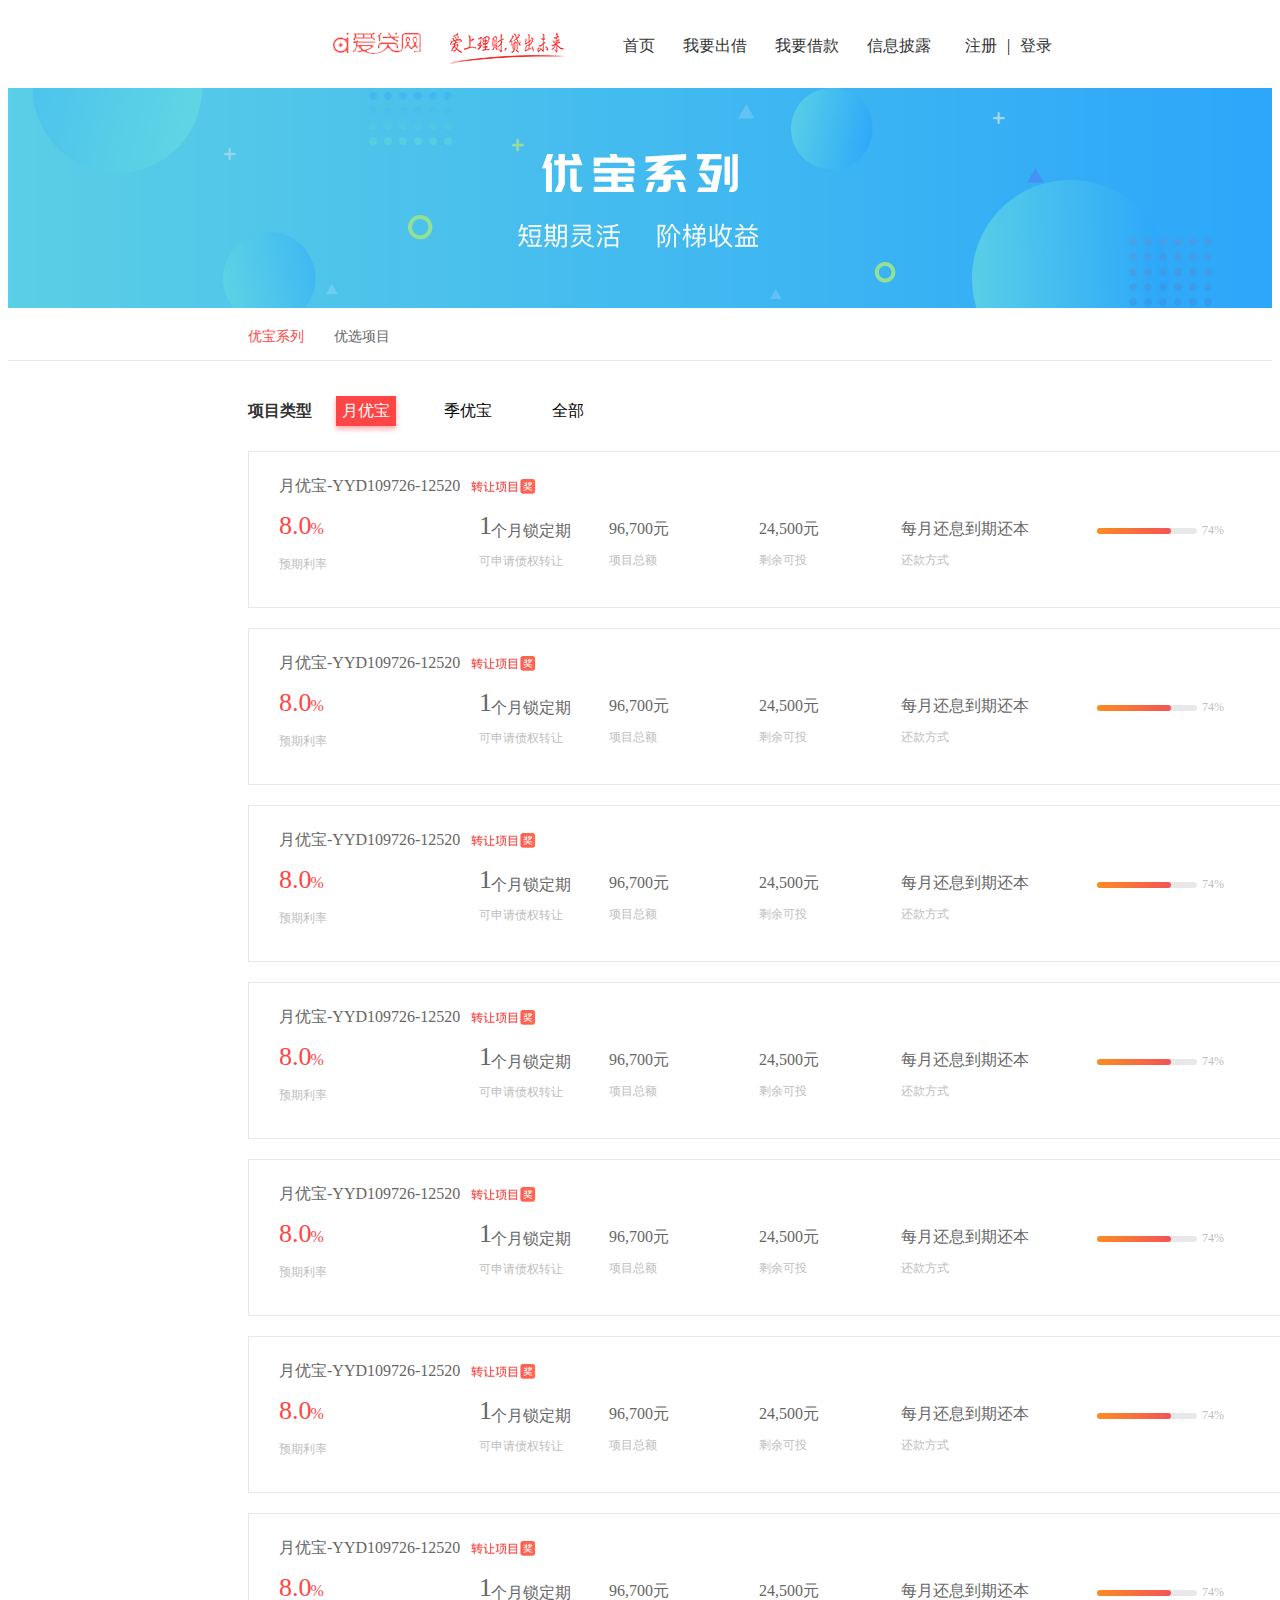
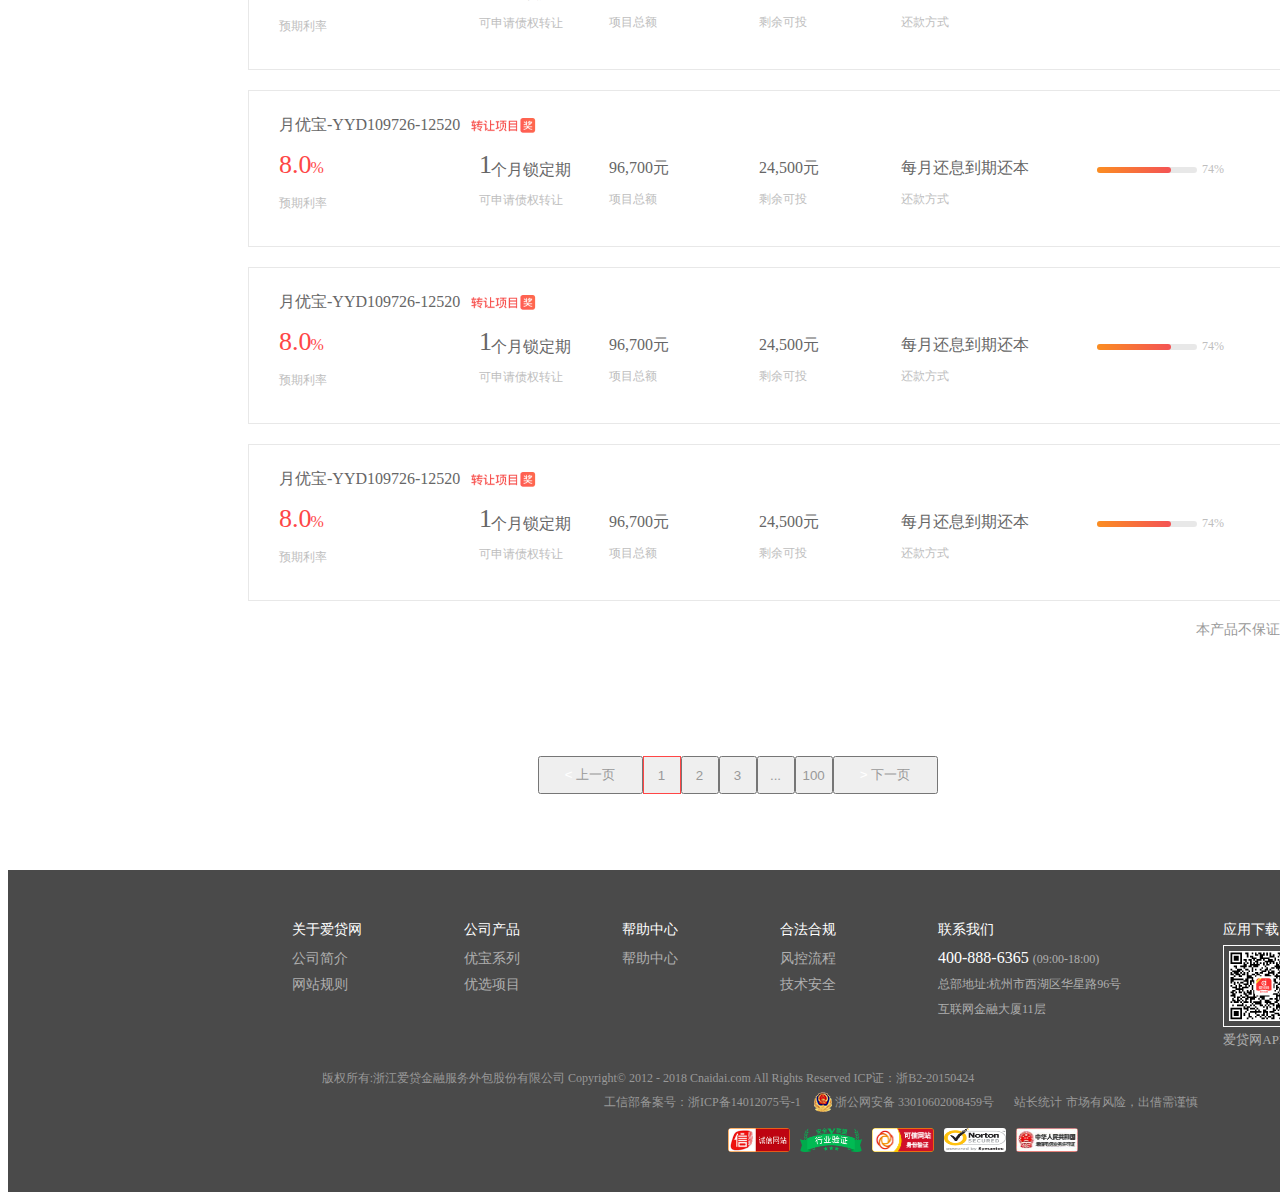
<file: loan.html>
<!DOCTYPE html>
<html>
<head lang="en">
    <meta charset="UTF-8">
    <title></title>
    <link rel="stylesheet" href="css/nav.css"/>
    <link rel="stylesheet" href="css/loan.css"/>
    <link rel="stylesheet" href="css/footer.css">
</head>
<body>
<!--顶部导航栏-->
<div class="m-nav-container">
    <div class="empty"></div>
    <div class="image_logo">
        <a href="#"><img src="img/login/logo-1.png" alt=""></a>
    </div>
    <div class="image_slogan">
        <a href="#"><img src="img/login/slogan.png" alt=""></a>
    </div>
    <ul class="m-nav-list">
        <li><a href="#">首页</a></li>
        <li><a href="#">我要出借</a></li>
        <li><a href="#">我要借款</a></li>
        <li><a href="#">信息披露</a></li>
        <li class="u-nav-loginInfo">
            <a href="#">注册</a>
            <span>|</span>
            <a href="#">登录</a>
        </li>
    </ul>
</div>
<!--导航栏下方图片-->
<div class="bg_debt">
</div>
<!--优宝系列选择-->
<div class="product-select">
    <div class="list">
        <p class="item">
            <a href="javascript:;">优宝系列</a>
        </p>
        <p class="item">
            <a href="javascript:;">优选项目</a>
        </p>
    </div>
</div>
<!--项目类型-->
<div class="debt-select">
    <p class="name">项目类型</p>
    <ul class="term">
        <li class="month"><p>月优宝</p></li>
        <li><p>季优宝</p></li>
        <li><p>全部</p></li>
    </ul>
</div>
<!--具体项目-->
<div class="list-container">
    <a class="item" href="#">
    <h4 class="name">
        <span>月优宝-YYD109726-12520</span>
        <img src="img/index/ybzr-icon.png" alt=""/>
    </h4>
    <div class="detail_period ">
        <div class="apr">
            <span>8.0</span>
            <span>%</span>
            <p>预期利率</p>
        </div>
        <div class="time">
            <span>1</span>
            <span>个月锁定期</span>
            <p>可申请债权转让</p>
        </div>
        <div class="account">
            <p>96,700元</p>
            <span>项目总额</span>
        </div>
        <div class="remain">
            <p>24,500元</p>
            <span>剩余可投</span>
        </div>
        <div class="way">
            <p>每月还息到期还本</p>
            <span>还款方式</span>
        </div>
        <div class="circle">
            <div class="progress">
                <div class="bar" data-scale="0.74" style="width: 74px;"></div>
                <span>74%</span>
            </div>
        </div>
        <div class="link">
            <button>立即出借</button>
        </div>
    </div>
</a>
    <a class="item" href="#">
        <h4 class="name">
            <span>月优宝-YYD109726-12520</span>
            <img src="img/index/ybzr-icon.png" alt=""/>
        </h4>
        <div class="detail_period ">
            <div class="apr">
                <span>8.0</span>
                <span>%</span>
                <p>预期利率</p>
            </div>
            <div class="time">
                <span>1</span>
                <span>个月锁定期</span>
                <p>可申请债权转让</p>
            </div>
            <div class="account">
                <p>96,700元</p>
                <span>项目总额</span>
            </div>
            <div class="remain">
                <p>24,500元</p>
                <span>剩余可投</span>
            </div>
            <div class="way">
                <p>每月还息到期还本</p>
                <span>还款方式</span>
            </div>
            <div class="circle">
                <div class="progress">
                    <div class="bar" data-scale="0.74" style="width: 74px;"></div>
                    <span>74%</span>
                </div>
            </div>
            <div class="link">
                <button>立即出借</button>
            </div>
        </div>
    </a>
    <a class="item" href="#">
        <h4 class="name">
            <span>月优宝-YYD109726-12520</span>
            <img src="img/index/ybzr-icon.png" alt=""/>
        </h4>
        <div class="detail_period ">
            <div class="apr">
                <span>8.0</span>
                <span>%</span>
                <p>预期利率</p>
            </div>
            <div class="time">
                <span>1</span>
                <span>个月锁定期</span>
                <p>可申请债权转让</p>
            </div>
            <div class="account">
                <p>96,700元</p>
                <span>项目总额</span>
            </div>
            <div class="remain">
                <p>24,500元</p>
                <span>剩余可投</span>
            </div>
            <div class="way">
                <p>每月还息到期还本</p>
                <span>还款方式</span>
            </div>
            <div class="circle">
                <div class="progress">
                    <div class="bar" data-scale="0.74" style="width: 74px;"></div>
                    <span>74%</span>
                </div>
            </div>
            <div class="link">
                <button>立即出借</button>
            </div>
        </div>
    </a>
    <a class="item" href="#">
        <h4 class="name">
            <span>月优宝-YYD109726-12520</span>
            <img src="img/index/ybzr-icon.png" alt=""/>
        </h4>
        <div class="detail_period ">
            <div class="apr">
                <span>8.0</span>
                <span>%</span>
                <p>预期利率</p>
            </div>
            <div class="time">
                <span>1</span>
                <span>个月锁定期</span>
                <p>可申请债权转让</p>
            </div>
            <div class="account">
                <p>96,700元</p>
                <span>项目总额</span>
            </div>
            <div class="remain">
                <p>24,500元</p>
                <span>剩余可投</span>
            </div>
            <div class="way">
                <p>每月还息到期还本</p>
                <span>还款方式</span>
            </div>
            <div class="circle">
                <div class="progress">
                    <div class="bar" data-scale="0.74" style="width: 74px;"></div>
                    <span>74%</span>
                </div>
            </div>
            <div class="link">
                <button>立即出借</button>
            </div>
        </div>
    </a>
    <a class="item" href="#">
        <h4 class="name">
            <span>月优宝-YYD109726-12520</span>
            <img src="img/index/ybzr-icon.png" alt=""/>
        </h4>
        <div class="detail_period ">
            <div class="apr">
                <span>8.0</span>
                <span>%</span>
                <p>预期利率</p>
            </div>
            <div class="time">
                <span>1</span>
                <span>个月锁定期</span>
                <p>可申请债权转让</p>
            </div>
            <div class="account">
                <p>96,700元</p>
                <span>项目总额</span>
            </div>
            <div class="remain">
                <p>24,500元</p>
                <span>剩余可投</span>
            </div>
            <div class="way">
                <p>每月还息到期还本</p>
                <span>还款方式</span>
            </div>
            <div class="circle">
                <div class="progress">
                    <div class="bar" data-scale="0.74" style="width: 74px;"></div>
                    <span>74%</span>
                </div>
            </div>
            <div class="link">
                <button>立即出借</button>
            </div>
        </div>
    </a>
    <a class="item" href="#">
        <h4 class="name">
            <span>月优宝-YYD109726-12520</span>
            <img src="img/index/ybzr-icon.png" alt=""/>
        </h4>
        <div class="detail_period ">
            <div class="apr">
                <span>8.0</span>
                <span>%</span>
                <p>预期利率</p>
            </div>
            <div class="time">
                <span>1</span>
                <span>个月锁定期</span>
                <p>可申请债权转让</p>
            </div>
            <div class="account">
                <p>96,700元</p>
                <span>项目总额</span>
            </div>
            <div class="remain">
                <p>24,500元</p>
                <span>剩余可投</span>
            </div>
            <div class="way">
                <p>每月还息到期还本</p>
                <span>还款方式</span>
            </div>
            <div class="circle">
                <div class="progress">
                    <div class="bar" data-scale="0.74" style="width: 74px;"></div>
                    <span>74%</span>
                </div>
            </div>
            <div class="link">
                <button>立即出借</button>
            </div>
        </div>
    </a>
    <a class="item" href="#">
        <h4 class="name">
            <span>月优宝-YYD109726-12520</span>
            <img src="img/index/ybzr-icon.png" alt=""/>
        </h4>
        <div class="detail_period ">
            <div class="apr">
                <span>8.0</span>
                <span>%</span>
                <p>预期利率</p>
            </div>
            <div class="time">
                <span>1</span>
                <span>个月锁定期</span>
                <p>可申请债权转让</p>
            </div>
            <div class="account">
                <p>96,700元</p>
                <span>项目总额</span>
            </div>
            <div class="remain">
                <p>24,500元</p>
                <span>剩余可投</span>
            </div>
            <div class="way">
                <p>每月还息到期还本</p>
                <span>还款方式</span>
            </div>
            <div class="circle">
                <div class="progress">
                    <div class="bar" data-scale="0.74" style="width: 74px;"></div>
                    <span>74%</span>
                </div>
            </div>
            <div class="link">
                <button>立即出借</button>
            </div>
        </div>
    </a>
    <a class="item" href="#">
        <h4 class="name">
            <span>月优宝-YYD109726-12520</span>
            <img src="img/index/ybzr-icon.png" alt=""/>
        </h4>
        <div class="detail_period ">
            <div class="apr">
                <span>8.0</span>
                <span>%</span>
                <p>预期利率</p>
            </div>
            <div class="time">
                <span>1</span>
                <span>个月锁定期</span>
                <p>可申请债权转让</p>
            </div>
            <div class="account">
                <p>96,700元</p>
                <span>项目总额</span>
            </div>
            <div class="remain">
                <p>24,500元</p>
                <span>剩余可投</span>
            </div>
            <div class="way">
                <p>每月还息到期还本</p>
                <span>还款方式</span>
            </div>
            <div class="circle">
                <div class="progress">
                    <div class="bar" data-scale="0.74" style="width: 74px;"></div>
                    <span>74%</span>
                </div>
            </div>
            <div class="link">
                <button>立即出借</button>
            </div>
        </div>
    </a>
    <a class="item" href="#">
        <h4 class="name">
            <span>月优宝-YYD109726-12520</span>
            <img src="img/index/ybzr-icon.png" alt=""/>
        </h4>
        <div class="detail_period ">
            <div class="apr">
                <span>8.0</span>
                <span>%</span>
                <p>预期利率</p>
            </div>
            <div class="time">
                <span>1</span>
                <span>个月锁定期</span>
                <p>可申请债权转让</p>
            </div>
            <div class="account">
                <p>96,700元</p>
                <span>项目总额</span>
            </div>
            <div class="remain">
                <p>24,500元</p>
                <span>剩余可投</span>
            </div>
            <div class="way">
                <p>每月还息到期还本</p>
                <span>还款方式</span>
            </div>
            <div class="circle">
                <div class="progress">
                    <div class="bar" data-scale="0.74" style="width: 74px;"></div>
                    <span>74%</span>
                </div>
            </div>
            <div class="link">
                <button>立即出借</button>
            </div>
        </div>
    </a>
    <a class="item" href="#">
        <h4 class="name">
            <span>月优宝-YYD109726-12520</span>
            <img src="img/index/ybzr-icon.png" alt=""/>
        </h4>
        <div class="detail_period ">
            <div class="apr">
                <span>8.0</span>
                <span>%</span>
                <p>预期利率</p>
            </div>
            <div class="time">
                <span>1</span>
                <span>个月锁定期</span>
                <p>可申请债权转让</p>
            </div>
            <div class="account">
                <p>96,700元</p>
                <span>项目总额</span>
            </div>
            <div class="remain">
                <p>24,500元</p>
                <span>剩余可投</span>
            </div>
            <div class="way">
                <p>每月还息到期还本</p>
                <span>还款方式</span>
            </div>
            <div class="circle">
                <div class="progress">
                    <div class="bar" data-scale="0.74" style="width: 74px;"></div>
                    <span>74%</span>
                </div>
            </div>
            <div class="link">
                <button>立即出借</button>
            </div>
        </div>
    </a>
    <p class="risk_tip">本产品不保证本金和收益，请您谨慎出借</p>
</div>
<!--页数-->
<div class="page">
    <div class="page-box">
        <ul class="f-fl">
            <li>
                <button>
                    <span><</span>
                    <a href="javascript:;" class="prev-btn">上一页</a>
                </button>
            </li>
            <li page="1"><button  class="current"><a href="#" >1</a></button></li>
            <li page="2"><button><a href="#">2</a></button></li>
            <li page="3"><button><a href="#">3</a></button></li>
            <li page="4"><button><a href="#">...</a></button></li>
            <li page="5"><button><a href="#">100</a></button></li>
            <li>
                <button>
                    <span> > </span>
                    <a href="javascript:;" class="next-btn">下一页</a>
                </button>
            </li>
        </ul>
    </div>
</div>
<div id="footer" style="top:2470px;">
    <!-- 竖表文字-->
    <div class="top">
        <div class="about_us">
            <ul class="item">
                <li><h4>关于爱贷网</h4></li>
                <li><a href="#">公司简介</a></li>
                <li><a href="#">网站规则</a></li>
            </ul>
        </div>
        <div class="company_products">
            <ul class="item">
                <li><h4>公司产品</h4></li>
                <li><a href="#">优宝系列</a></li>
                <li><a href="#">优选项目</a></li>
            </ul>
        </div>
        <div class="help_center">
            <ul class="item">
                <li><h4>帮助中心</h4></li>
                <li><a href="#">帮助中心</a></li>
            </ul>
        </div>
        <div class="secure_protect">
            <ul class="item">
                <li><h4>合法合规</h4></li>
                <li><a href="#">风控流程</a></li>
                <li><a href="#">技术安全</a></li>
            </ul>
        </div>
        <div class="contact_us">
            <ul class="item">
                <li><h4>联系我们</h4></li>
                <li><span class="phone">400-888-6365&nbsp;</span><span class="time">(09:00-18:00)</span></li>
                <li class="addr">总部地址:杭州市西湖区华星路96号<br>
                    互联网金融大厦11层</li>
            </ul>
        </div>
        <div class="download">
            <ul class="item">
                <li><h4>应用下载</h4></li>
                <li>
                    <div style="border: 1px solid white">
                        <img src="img/footer/appph.png" alt=""/></div></li>
                <li style="font-size:13px;color: #afafaf">爱贷网APP下载</li>
            </ul>
        </div>
    </div>
    <!-- 版权-->
    <div class="medium">
        <p>版权所有:浙江爱贷金融服务外包股份有限公司 Copyright© 2012 - 2018 Cnaidai.com All Rights Reserved ICP证：浙B2-20150424</p>
        <p>
            <span>工信部备案号：浙ICP备14012075号-1</span>
            <a href="#">
                <img src="img/footer/beian.png" alt=""/>
                <span>浙公网安备 33010602008459号</span>
            </a>
            <span class="sta"><a href="#">站长统计</a></span>
            <span id="risk">市场有风险，出借需谨慎</span>
        </p>
    </div>
    <!-- 图标-->
    <ul id="bottom_item">
        <li><a href="#"><img src="img/footer/footer4.png" alt=""/></a></li>
        <li><a href="#"><img src="img/footer/anquan.png" alt=""/></a></li>
        <li><a href="#"><img src="img/footer/cnnic.png" alt=""/</a></li>
        <li><a href="#"><img src="img/footer/vseal.gif" alt=""/></a></li>
        <li><a href="#"><img src="img/footer/icp-icon.jpg" alt=""/></a></li>
    </ul>
</div>
</body>
</html>
</file>
<file: css/index.css>
*{    
    margin:0;
    padding:0;
}
.header{
    position: relative;
    width:100%; 
    
}
.nav{
    position: absolute;
    z-index: 2;
    left:385px;
    margin-top:27px;
    margin-left: 20px;
}
.nav a{
    text-decoration: none;
    font-family:"微软雅黑";
    color: #ffffff;
}
.nav_ul{
    list-style: none;
}
.nav_ul>li{
    float: left;
}
.nav_ul img{
    margin-right:20px;
}
.nav_ul li:nth-child(2)>img{
    width:124px;height:30px;
    margin-top: 10px;

}
.nav_ul_item{
    margin-top:15px;
}
.nav_ul_item_login{
    margin-top:15px;
}
.navbar{
    list-style:none;
    font-size:16px;
    line-height: 20px;
}
.navbar li{
    float: left;
    margin-left:30px;
}
.navbar li a:hover{
    font-weight: 600;
}
.u-nav-loginInfo{
    margin-left: 14px;
}
.navbar .u-nav-loginInfo a{
    width:50px;
    height:30px;
    line-height: 24px;
    text-align: center;
    padding: 0 5px;
}
.u-nav-loginInfo>span{
    width:3px;
    height:18px;
    position: relative;
    left:45px;
    color: #ffffff;
}
.login{
    list-style:none;
    margin-left:0;
}
.login>li{
    float: left;
}
.login li{
    margin-left:12px;
}

.nav_img{
    position: absolute;
    top:0px;
}
.footer{
    position: absolute;
    top:1100px;
}
.center{
    position: absolute;
    top:500px;
    width:100%;
    height:168px;
    z-index: 2;
}
.center1{
    position: relative;
    width:1200px;
    height:168px;
    background: #fff;
    margin-left: 385px;
    text-align: center;

    box-sizing: border-box;
    padding: 20px 0 16px;
    box-shadow: 0 2px 4px 0 rgba(219,219,219,.5);
}
.first_floor{
    margin-top:10px;
    height: 90px;
    width:1200px;
    text-align: center;
    font-size:14px;
}
.center1 .first_floor .item>li{
    float: left;
    margin-right:50px;
    
}
.first_floor img{
    width:124px;
    height:25px;
    margin-left: 63px;
    margin-right: 63px;
}

.second_floor{
    width:1200px;
}
.center1 .second_floor .item{
    font-size:15px;
}
.center1 .second_floor .item li{
    float: left;
    line-height: 20px;
    margin-left:60px;
    margin-right: 105px;
    margin-bottom:15px;
}
.second_floor .name{
    color: #666;
    text-align: center;
}
.second_floor .value{
    color: #333;
    font-weight: 700;
    text-align: center;
}
.notice{
    position: relative;
    margin-left:370px;
    width:1200px;
    height:24px;
}
.notice img{
    width:24px;
    height:24px;
    margin-top:34px;
    margin-bottom:34px;
    margin-left:18px;
}
.notice a{
    float: left;
    text-decoration:none;
    color: #333;
    font-size: 14px;
    padding: 0 20px 0 16px;
    margin: 34px auto;
}
.notice span{
    margin: 34px auto;
    color: #333;
    font-size: 10px;
}
.notice ul{
    list-style: none;
}
.notice ul li,span{
    float: left;
}
#debt{
    position: relative;
    height:310px;
    width:1200px;
    margin: 60px auto 50px;
    margin-left:385px;
}
.debt_info{
    position: absolute;
    float: left;
    width:356px;
    padding-left: 35px;
}
.debt_info .title{
    height:72px;
    font-size:40px;
    color: #333;
    line-height: 72px;
}
.debt_info .title1{
    height:20px;
    font-size:16px;
    color: #333;
    line-height: 20px;
}
.debt_info .link_button{
    display: block;
    margin-top: 40px;
    width: 220px;
    height: 44px;
    line-height: 44px;
    text-align: center;
    background-image: linear-gradient(233deg,#FF4A4F 0,#FF895B 100%);
    border-radius: 4px;
    font-size: 16px;
    color: #FFF;
    text-decoration: none;
}
.advangtages{
    margin-top:53px;
}
.advangtages .row img{
    height:16px;
    width:15px;
}
.advangtages .row{
    font-size:14px;
    height:20px;
    line-heignt:20px;
    color: #666;
    margin-bottom: 10px;
}
.advangtages .row_tipe{
    color: #999;
}
.debt_invest{
    position: absolute;
    float: right;
    height:310px;
    width:844px;
    margin-left:393px;
    padding:0 29px;
    background: #fff;
}
.debt_invest .detail{
    text-decoration: none;
    height:155px;
    display: block;
    margin-top: 28px;
}
.debt_invest>a:hover{
    margin-left: 5px;
    transition-duration: 1s;
}
.debt_invest .detail h5{
    font-size: 16px;
    font-weight: 500;
    color: #333;
}
.debt_invest .detail img{
    height:20px;
    width:67px;
    margin-left: 6px;
}
.debt_invest .detail .info .item{
    float: left;
}
.debt_invest .detail .info .item div{
    display: block;
    position: relative;
    height: 42px;
    line-height: 42px;
    font-size: 34px;
    font-weight: 700;
}
.debt_invest .detail .info .item:nth-child(1){
    width:266px;
    color: #E64B4B;
}

.debt_invest .detail .info .item div .unit{
    display: block;
    font-size:18px;
    font-weight: 400;
    text-align: end;
}
.debt_invest .detail .info .item h5{
    display: block;
    margin-top: 3px;
    height: 20px;
    line-height: 20px;
    font-size: 14px;
    color: #999;
    font-weight: 400;
    margin-bottom:35px;
}
.debt_invest .detail .info .item .process-wrapper .bar {
    display: block;
    width: 0;
    height: 6px;
    background-color: #F45355;
    background-image: linear-gradient(-90deg,#F45355 0,#FB8D21 100%);
    border-radius: 3px;
}

.debt_invest .detail .info .item .process-wrapper{
    margin-top: 27px;
    width: 120px;
    height: 6px;
    background: rgba(175,175,175,.29);
    border-radius: 3px;
}
.debt_invest .detail .info .item .item_button{
    margin-top: 16px;
    width: 110px;
    height: 38px;
    font-size: 16px;
    color: #FFF;
    line-height: 38px;
    text-align: center;
    background: #F15C5C;
    font-weight: 400;
    letter-spacing: 1px;
}
.debt_invest .detail .info .item:nth-child(2){
    width:175px;
    color: #333;
}
.debt_invest .detail .info .item:nth-child(3) .remain{
    margin-top:12px;
    height: 20px;
    width:200px;
    line-height: 20px;
    font-size: 14px;
    color: #999;
    font-weight: 400;
}
hr{
    width:776px;
    margin-bottom:35px;
}
.section_invest{
    position: relative;
    display: block;
    width:100%;
    height:409px;
    margin-left:385px;
    padding:60px 0 10px;
    overflow: hidden;
}
.section-invite>img{
    position:relative;
    width:264px;
    height:470px;
    top:0;
    left:50%;
    margin-left: -370px;
    transform: rotateZ(-13.48deg);
    backface-visibility: hidden;
}
.m-yxbid-module{
    position: absolute;
    float: left;
    width:1200px;
    height:299px;
}
.m-yxbid-module .title{
    margin-bottom: 24px;
    width:1200px;
    height:30px;
}
.m-yxbid-module .title>.title1{
    height: 30px;
    color: #333;
    font-size: 22px;
    font-weight: 600;
    line-height: 30px;
}
.m-yxbid-module .title>.title2{
    margin-left: 20px;
    margin-top:8px;
    font-size: 14px;
    font-weight: 400;
    color: #333;
}
.section_invest .m-yxbid-module .title a{
    float: right;
    text-decoration: none;
    font-size: 14px;
    font-weight: 500;
    width:56px;
    height:30px;
    line-height:30px;
    color: #999;
}
.m-yxbid-module .title>.title3{
    position: absolute;
    right:57px;
    font-size: 12px;
    font-weight: 400;
    margin-right:10px;
    margin-top:2px;
    width:216px;
    height:30px;
    line-height:30px;
    color: #999;
}
.bid-list{
    width:1200px;
    height:245px;
}
.m-yxbid-module .bid-list .detail{
    float: left;
    width:306px;
    height:242px;
    border: 1px solid #E8E8E8;
    border-top: 2px solid #F45355;
    padding: 0 40px 0 32px;
    margin-right:20px;
    background:#fff;
    transition: .5s ease all;
}
.m-yxbid-module .bid-list .detail:hover{
    box-shadow: 0 0 18px 0 #FFA5A5;
}

.bid-list .detail .info{
    float: left;
    width:306px;
    height:90px;
}
.bid-list .detail>h5{
    height:20px;
    width:306px;
    margin:36px 0 18px;
    line-weight:22px;
}
.bid-list .detail h5>span{
    font-size:15px;
    font-weight: 500;
    color: #333;
}

.bid-list .detail .info .item{
    float: left;
}
.bid-list .detail .info .item div{
    display: block;
    position: relative;
    height: 42px;
    line-height: 42px;
    font-size: 34px;
    font-weight: 700;
    color: #333
}
.bid-list .detail .info .item .item_1{
    margin-right:142px;
}
.bid-list .detail .info .item div .unit{
    display: block;
    position: absolute;
    top:5px;left:52px; 
    font-size:18px;
    font-weight: 400;
    text-align: end;
}
.bid-list .detail .info .item:nth-child(2) .unit{
    position: absolute;
    top:5px;left:21px;
}
.bid-list .detail .info .item h5{
    display: block;
    margin-top: 3px;
    height: 20px;
    line-height: 20px;
    font-size: 14px;
    color: #999;
    font-weight: 400;
    margin-bottom:35px;
}
.bid-list .detail .detail_footer{
    width:306px;
    margin-top:36px;
}

.bid-list .detail .detail_footer .process-wrapper .bar{
    display: block;
    width: 0;
    height: 8px;
    background-color: #F45355;
    background-image: linear-gradient(-90deg,#F45355 0,#FB8D21 100%);
    border-radius: 3px;
}
.bid-list .detail .detail_footer .remain_full{
    position: relative;
    float: right;
    margin-top: 8px;
    height: 20px;
    line-height: 20px;
    font-size: 14px;
    color: #999;
}
.section-invite{
    min-width:1200px;
    height:470px;
    background-image: url(../img/index/new-platform.jpg);
}
.section-information{
    position: relative;
    margin-left: 385px;
    width:1386px;
    height:495px;
    padding:40px 0 20px 0;
}
.section-information h4{
    width:1200px;
    height:30px;
    font-size:20px;
    color: #333;
}
.center-content_top{
    width:1200px;
    height:294px;
}
.information-block{
    position: relative;
    float: left;
    width:580px;
    height:192px;
    margin:32px 0 40px 0;
    box-shadow: 0 0 9px 0 rgba(211,211,211,.5);
}
.information-block:nth-child(2){
    float: right;
}
.information-block .image{
    width:260px;
    height:192px;
    float: left;
}
.information-block .image>img{
    width:260px;
    height:192px;

}
.information-block .title{
    float: left;
    margin-top: 23px;
    margin-bottom: 20px;
    margin-left:16px;
    color: #333;
    font-size: 14px;
    font-weight: 500;
}
.information-block a{
    text-decoration: none;
}
.information-block .more{
    position: absolute;
    top:24px;right:24px;
    color: #666;
    font-size: 12px;
}
.information-block .item{
    display: block;
    margin-right: 16px;
    margin-bottom: 12px;
    margin-left: 276px;
    height: 12px;
    color: #666;
    font-size: 12px;
    white-space: nowrap;
    line-height: 1;
    overflow: hidden;
    text-overflow: ellipsis;
}
.information-block .item:nth-child(4){
    margin-top:64px;
}
.center-content .authority{
    width:1154px;
    height:59px;
    margin-top:22px;
    margin-left:23px;
}
.center-content .authority-names {
    width:1200px;
    height:20px;
    margin-top: 10px;
    margin-bottom: 30px;
}
.center-content .authority-names span{
    width:25%;
    text-align: center;
    font-size:14px;
    line-height:20px;
    color:#999;
}
.section-partner{
    margin-top: 15px;
    width:1198px;
    height:55px;
    padding-bottom: 36px;
}
.section-partner .slider-prev,.slider-next{
    width:15px;
    height:24px;
    float: left;
    margin-top: 15.5px;
}
.section-partner .slider-next{
    float: right;
}
.section-partner img{
    width:15px;
    height:24px;
}
.partner-center{
    width:1128px;height:66px;
    float: left;
    margin-left:20px;
    overflow: hidden;
}
.partner-center .slide-wrapper img{
    float: left;
    width:148px;
    height:56px;
    margin-right: 40px;
}
</file>
<file: css/footer.css>
#footer{
    width:100%;
    display: block;
    position: absolute;
    top:2714px;
    background: #4A4A4A;
    overflow: hidden;
}
.top{
    width:1200px;
    height:150px;
    margin: 0 auto;
    padding-top: 28px;
    padding-left:244px;
    text-align: center;
}
.about_us,.company_products,.help_center,.secure_protect,.contact_us,.download{
    text-align: left;
    float: left;
    margin-right:62px; 
}

.item li{
    list-style:none;
}
.top ul h4{
    color:#fff;
    height:15px;
    font-size: 14px;
    font-weight: normal;
    margin-bottom:13px;
}
.item li{
    line-height:25px;
}
.item a{
    text-decoration: none;
    color: #AFAFAF;
    font-size: 14px;
}
.contact_us .item .phone{
    color: #fff;
}
.contact_us .item .time,.addr{
    font-size:12px;
    color: #AFAFAF;
}
.download .item img{
    width:70px;
    height:70px;
    padding:5px;
}
.download .item div{
    height:80px;
    width:80px;
}
#footer .medium{
    font-size:12px;
    color: #999;
    height:40px;
    text-align: center;
}
.medium>p{
    height:20px;
    line-height: 20px;
    font-size:12px;
    text-align: center;
}
.medium p:nth-child(2)>span{
    position: absolute;
    left:596px;
}
.medium p:nth-child(2)>a{
    text-decoration: none;
    color:#999
}
.medium p:nth-child(2)>a>img{
    position: absolute;
    left:805px;
}
.medium p:nth-child(2)>a>span{
    position: absolute;
    left:827px;
}
.medium .sta>a{
    width:48px;
    height:15px;
    position: absolute;
    left:410px;
    text-decoration: none;
    color:#999;
}
.medium #risk{
    width:132px;
    height:15px;
    position: absolute;
    left:1058px;
    text-align: center;
}
#bottom_item{
    overflow: hidden;
    text-align: center;
    list-style: none;
    margin-left:680px ;

}
#bottom_item a{
    float: left;
    margin-right: 10px;
}
#bottom_item img{
    width:62px;
    height:24px;
    border-radius: 3px;
    margin-top:12px;
    margin-bottom: 20px;
}
</file>
<file: css/nav.css>
.m-nav-container{
    width:1386px;
    height:80px;
}
.m-nav-container .empty{
    float: left;
    width:320px;height: 78px;
}
.m-nav-container .image_logo{
    float: left;
    padding-top: 13px;
    margin-right: 20px;
}
.m-nav-list{
    list-style: none;
    float: left;
}
.m-nav-list li{
    position: relative;
    float: left;
    font-size:16px;
    margin-top: 7px;
}
.m-nav-list li a{
    text-decoration: none;
    color: #333;
    width: auto;
    height:29px;
    line-height: 29px;
    padding: 0 13px;
    text-align: center;
    border: 1px solid transparent;
}
.m-nav-list li a:hover{
    font-weight: 600;
}
.u-nav-loginInfo{
    margin-left: 14px;
}
.m-nav-list .u-nav-loginInfo a{
    width:50px;height:30px;
    padding: 0 5px;
}
.u-nav-loginInfo span{
    width:3px;height:18px;
}
.m-nav-container .image_slogan{
    float: left;
}
</file>
<file: css/info.css>
.g-bd{
    width:100%;
    height:3339px;
}
.g-mn{
    width:1200px;
    height:3339px;
    position: relative;
    left:136.5px;
}
.publish-left{
    position: relative;
    top:105px;
    bottom: 25px;
    width:240px;
    height:777px;
}
.nav-container{
    width:260px;
    height:777px;

}
.nav-container .item{
    width:239px;
    padding: 0;
}
.nav-container .title{
    box-sizing: border-box;
    width: 240px;
    height: 40px;
    color: #222222;
    font-size: 16px;
    letter-spacing: -0.4px;
    line-height: 40px;
    padding-left: 57px;
    margin-bottom:0;
}
.nav-container .title>img{
    width:17px;
    height:17px;
}
.nav-container .menus{
    list-style: none;
    padding: 0;
    text-align: center;
}
.nav-container .menus li{
    position: relative;
    box-sizing: border-box;
    width: 163px;
    height: 40px;
    padding-left: 48px;
    color: #555555;
    font-size: 14px;
    line-height: 40px;
    cursor: pointer;
}
.publish-right{
    box-sizing: border-box;
    float: right;
    width: 935px;
    height:3000px;
    padding: 40px 50px 0;
    background: #fff;
    margin-top:-673px;
}
.publish-right>img{
    width:835px;
    height:180px;
}
.tit{
    font-weight: bold;
    margin: 31px 0;
    font-size: 24px;
    color: #333;
    line-height: 33px;
}
.u-look{
    position: absolute;
    top: 353px;
    right: 47px;
    font-size: 14px;
    color: #5898f5;
    cursor: pointer;
}
.u-co{
    font-size: 14px;
    text-align: left;
    margin-bottom: 10px;
    text-indent: 2em;
    line-height: 28px;
    color: #333333;
}
.publish-right .module>h4{
    position: relative;
    height: 33px;
    font-size: 24px;
    color: #333333;
    line-height: 33px;
}
.publish-right .module .intro{
    margin-top: 35px;
    font-size: 14px;
    color: #333333;
    line-height: 28px;
}
.publish-right .module .intro-image img{
    width: 493px;
    margin-left: 162px;
    margin-top: 10px;
    height: 330px;
}

.module  .title span{
    margin-left:20px;
    margin-right: 10px;
    font-size: 14px;
    color: #333333;
    letter-spacing: -0.21px;
    line-height: 28px;
}
.module .content{
    margin: 32px 0 0;
    padding-bottom: 47px;
    padding-left: 42px;
}
.module .content>p{
    height: 22px;
    font-size: 14px;
    color: #151515;
    letter-spacing: -0.21px;
    line-height: 22px;
}
.module .content>p>img{
    width:22px;
    height:22px;
}
.module .step_2{
    width:815px;
    height:236px;
}
.step_2 .content .item{
    float: left;
    height: 118px;
    text-align: center;
    margin-right: 70px;
}
.step_2 .content img{
    width:34px;
    height:34px;
}
.step_2 .content .item>p{
    font-size: 14px;
    color: #333;
}
.step_2 .content .item>div{
    font-size: 12px;
    color: #666;
}
.step_3{
    position: relative;
    margin-left: 18px;
    border-left: 2px solid #E6F2FF;
}
.step_3 .concart{
    width:145px;
}
.step_3 .title3 {
    margin-left:20px;
    margin-right: 10px;
    font-size: 14px;
    color: #333333;
    letter-spacing: -0.21px;
    line-height: 28px;
}
.step_3 .m-concart{
    margin-top: 40px;
    margin-bottom: 40px;
    margin-left: 20px;
    width:145px;
    height:153px;
}
.step_3 .concart .m-concart p{
    color: #333;
    background: #E3F0FF;
    font-size: 14px;
    width: 91px;
    height: 31px;
    text-align: center;
    line-height: 31px;
    border-radius: 4px;
}
.step_3 .concart .m-concart span{
    display: block;
    margin-top: 20px;
    font-size: 14px;
    color: #333;
}
.step_3 .concart .m-concart>img{
    width:33px;
    height:38px;
    margin: 21px 35px;
}
.f-fl{
    position: absolute;
}
.f-fl i{
    width: 9px;
    height: 9px;
    background: #D8D8D8;
    border-radius: 50%;
    display: inline-block;
    margin-left: 8px;
}
.module .jiagou{
    width:549px;
    height:336px;
    margin: 41px 0 40px 124px;
}
.picbox{
    position: relative;
    margin-bottom: 10px;
    height:390px;
}
.picbox .intro1{
    width:168px;
    height: 120px;
}
.picbox .intro2{
    width:168px;
    height: 120px;
    position: absolute;
    top:128px;left:0;
}

.picbox .intro3{
    width:168px;
    height: 120px;
    position: absolute;
    top:256px;left:0;
}
.picbox .intro4{
    width: 270px;
    height: 185px;
    position: absolute;
    top:0;left:176px;
}
.picbox .intro5{
    width: 270px;
    height: 185px;
    position: absolute;
    top: 193px;
    left: 176px;
}
.picbox .intro6{
    width: 187px;
    height: 132px;
    position: absolute;
    top: 0px;
    left: 454px;
}
.picbox .intro7{
    width: 187px;
    height: 132px;
    position: absolute;
    top: 0px;
    left: 650px;
}
.picbox .intro8{
    width: 381px;
    height: 238px;
    position: absolute;
    top: 140px;
    left: 454px;
}
.qudao{
    width:835px;
    height:686px;
}
.qudao .f-ofh{
    width:835px;
    height:1000px;
    padding-left: 0;
}
.qudao .f-ofh>li{
    list-style: none;
    text-align: center;
    float: left;
    width: 225px;
    height: 291px;
    margin: 0 42px 50px 8px;
    background: #FFFFFF;
    border: 1px solid #EAEAEA;
    box-shadow: 0 2px 5px 0 rgba(231,231,231,0.50);
    border-radius: 8px;
}
#footer{
    top:3700px !important;
}
#footer .top{
    height:165px !important;
}
</file>
<file: css/lent.css>
body{
    margin: 0;
    padding: 0;
}
.g-bd{
    width: 100%;
    height:2572px;
}
.header-container{
    width:100%;
    height:531px;
    background: linear-gradient(-90deg, #FF8D73 0, #FF6251 100%, #FF5A56 100%)
}
.content{
    background: url("../img/lent/header.png") no-repeat center right;
    background-size:529px 345px;
    margin: 0 auto;
    padding-top:26px;
    width:978px;
    height:468px;
    position: relative;
    left: 10px;
    color: #fff;
}
.content h3{
    height:70px;
    font-size: 50px;
    line-height: 70px;
    font-weight: 500;
    letter-spacing: 1.07px;
    margin: 0;
}
.content .intro{
    width:978px;
    height:90px;
    margin-top: 20px;
}
.content .qrcode{
    width:130px;
    height:130px;
    padding-top:10px;
    margin-top:45px;
    background-color: #fff;
    border: 1px solid #fff;
    border-radius: 10px;
    text-align: center;
}
.content .qrcode img{
    width:102px;
    height:102px;
}
.content .qrcode>p{
    font-size: 12px;
    color:#333333;
    margin: 0;
    padding-top: 3px;
}
.advantage-container{
    width:100%;
    height:350px;
    background: #fff;
}
.advantage-list{
    position: relative;
    left:136.5px;
    width:1200px;
    height:264px;
    padding-top: 39px;
    text-align: center;
}
.advantage-list .item{
    width:204px;
    height:205px;
    margin-left: 58px;
    color: #333333;
    float: left;
}
.advantage-list .item>img{
    width:204px;
    height:151px;
}
.advantage-list .item>p{
    width:204px;
    height:30px;
    line-height: 30px;
    font-size: 22px;
    margin: 0 0 9px;
}
.advantage-list .item>span{
    font-size: 14px;
}
.kind-container{
    width:100%;
    height:536px;
    margin: 0 auto;
}
.kind-container .kind-list{
    width:1200px;
    height:437px;
    position: relative;
    left:136.5px;
    padding-top: 100px;
}
.kind-container .kind-list .item{
    width:227px;
    height:337px;
    padding-top: 53px;
    color: #333333;
    margin-left: 58px;
    float: left;
}
.kind-container .kind-list .item>h5{
    height: 20px;
    line-height: 20px;
    font-size: 20px;
    text-align: center;
    margin: 0;
}
.kind-container .kind-list .item>img{
    width:61px;
    height:65px;
    margin: 24px 83px;
}
.kind-container .kind-list .item>p{
    height:44px;
    font-size: 16px;
    line-height: 22px;
    text-align: center;
    margin: 0;
}
.kind-container .kind-list .item>div{
    margin-top: 27px;
    margin-left: 53px;
    width: 121px;
    height: 40px;
    background: #FF5A56;
    box-shadow: 0 3px 4px 0 #FFCCCC;
    border-radius: 22px;
    font-size: 14px;
    color: #FFFFFF;
    letter-spacing: .3px;
    line-height: 40px;
    cursor: pointer;
    text-align: center;
}
.flow-container{
    width:100%;
    height:400px;
}
.flow-steps{
    width:1200px;
    height:314px;
    position: relative;
    left:136.5px;
    padding-top: 60px;
    text-align: center;
}
.flow-steps .title{
    height:42px;
    line-height: 42px;
    font-size: 30px;
    display: block;
    color: #333333;
    margin: 0;
}
.flow-steps .step-image{
    width:880px;
    height:69px;
    margin: 100px auto 21px;
    background-image: url(../img/lent/step.png);
    background-size: 880px 69px;
    background-position: center;
    background-repeat: no-repeat;
}
.flow-steps .steps-list{
    position: relative;
    left: 136.5px;
    width: 1200px;
    height:22px;
}
.flow-steps .steps-list .step{
    float: left;
    width: 80px;
    height:22px;
    line-height: 22px;
    font-size: 16px;
    color: #666666;
    margin: 0;
    margin-left: 130px;
}
.flow-steps .steps-list>.step:first-child{
    margin-left:0;
}
.question-container{
    width:100%;
    height:755px;
}
.question-content{
    width:1200px;
    height:703px;
    position: relative;
    left:106.5px;
    padding:60px 30px 0;
}
.question-content .title{
    height:42px;
    line-height: 42px;
    font-size: 30px;
    display: block;
    color: #333333;
    margin: 0;
    text-align: center;
}
.question-list{
    margin-top: 88px;
}
.question-list h5{
    font-size: 18px;
    color: #333333;
    font-weight: normal;
    line-height: 25px;
    margin: 0;
}
.question-list p{
    margin-top: 12px;
    margin-bottom: 30px;
    font-size: 16px;
    color: #999999;
    line-height: 22px;
}
.question-list .more{
    margin-top: 23px;
    font-size: 16px;
    color: #999999;
}
.question-list .more>a{
    color: #2fa9fe;
    text-decoration: none;
}
</file>
<file: css/loan.css>
.bg_debt{
    height:220px;
    background: url("../img/loan/bg-debt.jpg") no-repeat center;
    background-size:1920px 220px;
}
.product-select{
    border-bottom: 1px solid #e8e8e8;
    height:52px;
    line-height: 52px;
}
.product-select .item{
    width:76px;
    height:52px;
    float: left;
    font-size: 18px;
    position: relative;
    top:-17px;
    left:240px;
    margin-right: 10px;
}
.product-select .item a{
    text-decoration: none;
    width:76px;
    height: 50px;
    line-height: 50px;
    color: #666;
}
.product-select .item:first-child>a{
    color: #ff4646;
}
.debt-select{
    position: relative;
    left:240px;
    height: 30px;
    width:1200px;
    margin-top:35px ;
    margin-bottom: 25px;
    line-height: 30px;
}
.debt-select .name{
    font-size: 16px;
    font-weight:700 ;
    color: #333;
    float: left;
    margin:0px;
}
.debt-select .term{
    list-style: none;
}
.debt-select .term>li{
    float: left;
    height:30px;
    width:84px;
    margin-left: 24px;
}
.debt-select .term>li>p{
    margin: 0;
    width:60px;
    height:30px;
}
.debt-select .term .month>p{
    background: #ff4646;
    color: #fff;
    box-shadow: 0 3px 5px rgba(255,42,42,.4);
    text-align: center;
}
.debt-select .term li p{
    cursor: pointer;
}
.debt-select .term li p:hover{
    color: #ff4646;
}
.list-container{
    width:1200px;
    height:1480px;
    position: relative;
    left:240px;
    float: left;
}
.list-container>.item{
    display: block;
    width:1200px;
    height:130px;
    margin-bottom: 20px;
    padding:25px 20px 0 30px;
    border: 1px solid #e8e8e8;
    background: #fff;
    position: relative;
    text-decoration: none;
}
.list-container .item:hover{
    box-shadow:0px 0px 16px 0px #FFA5A5;
}
.list-container .name{
    margin: 0;
}
.list-container .name>span{
    width:187px;
    height:18px;
    color: #666;
    font-size:16px;
    line-height: 18px;
    font-weight: normal;
}
.list-container .name>img{
    width:67px;
    height:20px;
    vertical-align: top;
    margin-left: 6px;
}
.detail_period{
    width:1148px;
    height:57px;
    margin-top: 10px;
    float: left;
}
.detail_period div{
    display: inline-block;
    float: left;
}
.detail_period div span{
    color: #BEBEBE;
    height:17px;
    line-height: 17px;
}
.detail_period .apr{
    width:200px;
    height:57px;

}
.detail_period .apr>span:first-child{
    width:49px;
    height:37px;
    margin-top:0;
    margin-bottom: 3px;
    font-size: 26px;
    line-height: 37px;
    color: #FE4646;
}
.detail_period .apr>span:nth-child(2){
    width:49px;
    font-size:16px;
    color: #FE4646;
    position: relative;
    left:-5px;
}
.detail_period .apr>p{
    width:49px;
    font-size:12px;
    color: #BEBEBE;
}
.detail_period .time{
    width:130px;
    height:57px;
    display: inline-block;
}
.detail_period .time>span:first-child{
    width:130px;
    height:37px;
    margin-bottom: 3px;
    margin-top: 0;
    color: #666;
    font-size:26px;
    line-height: 37px;
}
.detail_period .time>span:nth-child(2){
    width:130px;
    height:37px;
    margin-bottom: 3px;
    margin-top: 0;
    color: #666;
    font-size:16px;
    line-height: 37px;
    position: relative;
    left:-5px;
    top:2px;
}
.detail_period .time>p{
    width:130px;
    height:17px;
    line-height: 17px;
    font-size: 12px;
    color:  #BEBEBE;
    margin-bottom: 0;
    margin-top:6px;
}
.account{
    width:150px;
    height:57px;
}
.account>p{
    width:150px;
    height:25px;
    margin: 11px 0 7px;
    font-size:16px;
    line-height: 22px;
    color: #666;
}
.account>span{
    width:150px;
    font-size:12px;
}
.remain{
    width:142px;
    height:57px;
}
.remain>p{
    width:142px;
    height:25px;
    line-height: 22px;
    color: #666;
    font-size: 16px;
    margin: 11px 0 7px;
}
.remain>span{
    width:142px;
    font-size:12px;
}
.way{
    width:196px;
    height:57px;
}
.way>p{
    width:196px;
    height:25px;
    line-height: 22px;
    color: #666;
    font-size: 16px;
    margin: 11px 0 7px;
}
.way>span{
    width:196px;
    font-size:12px;
}
.circle{
    width:148px;
    height:40px;
}
.progress{
    margin: 21px 0 13px;
    position: relative;
    width: 100px;
    height: 6px;
    background: rgba(175,175,175,.29);
    border-radius: 3px;
}
.circle .bar{
    display: block;
    height:6px;
    background-color: #F45355;
    background-image: linear-gradient(-90deg,#F45355 0,#FB8D21 100%);
    border-radius: 3px;
}
.circle .progress>span{
    position: absolute;
    top:-6px;
    left:105px;
    font-size: 12px;
    color: #BEBEBE;
}
.detail_period .link{
    float: right;
    width:120px;
    height:40px;
    margin: 13px 0 0 0;
}
.link>button{
    width:120px;
    height:40px;
    border: 1px solid #ff4646;
    background: #ff4646;
    color: #fff;
}
.risk_tip{
    float: right;
    margin:0;
    color: #999;
    font-size: 14px;
}
.page{
    position:absolute;
    top:2300px;
    left:240px;
    width:1200px;
    height:130px;
    padding-top: 40px;
    text-align: center;
}
.page .page-box{
    width:685px;
    margin:0 auto;
}
.f-fl{
    list-style: none;
    float: left;
}
.f-fl>li{
    float: left;

}
.f-fl>li:hover{
    border: 1px solid #ff4646;
    color: #ff4646;
}
.f-fl li a{
    text-decoration: none;
    color: #999;
}
.f-fl button.current{
    border: 1px solid #ff4646;
    color: #ff4646;
}
.f-fl button{
    width:38px;
    height:38px;
    color: #fff;
    cursor: pointer;
}
.f-fl>li:first-child>button{
    width:105px;
    height:38px;
}
.f-fl>li:last-child>button{
    width:105px;
    height:38px;
}
</file>
